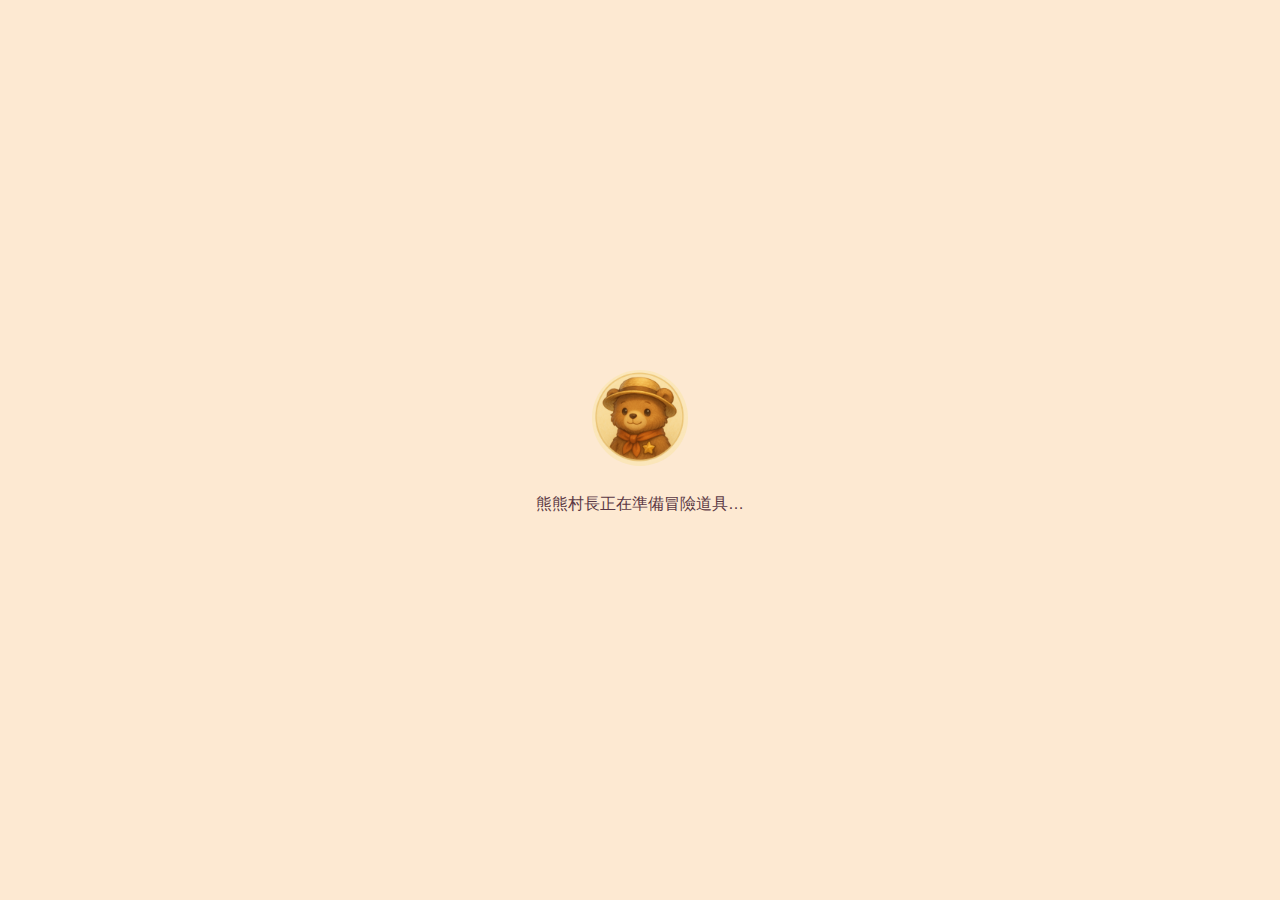
<file: index.html>
<!DOCTYPE html>
<html lang="zh-Hant">
<head>
  <meta charset="UTF-8" />
  <title>冒險者天堂 ｜ 熊熊村莊</title>
  <meta name="viewport" content="width=device-width, initial-scale=1" />

  <!-- 共用樣式 -->
  <link rel="stylesheet" href="style.css" />

  <!-- PWA -->
  <link rel="manifest" href="manifest.json" />
  <meta name="theme-color" content="#2d254a" />
  <link rel="apple-touch-icon" href="icons/bear-192.png" />

  <!-- 首頁專用小樣式 -->
  <style>
    body.page-wrap {
      margin: 0;
      background: #fde9d2;
      font-family: "Noto Sans TC", -apple-system, BlinkMacSystemFont, sans-serif;
      color: #5a3844;
    }

    .game-wrap {
      max-width: 480px;
      margin: 0 auto;
      padding: 16px;
    }

    .card {
      background: #fff7ec;
      border-radius: 18px;
      border: 2px solid #f4d5aa;
      box-shadow: 0 4px 12px rgba(0,0,0,0.08);
      padding: 16px 14px;
      margin-bottom: 16px;
    }

    .home-title {
      margin: 4px 0 4px;
      font-size: 22px;
      font-weight: 800;
      letter-spacing: .08em;
      text-align: center;
      color: #6b3430;
    }

    .subtitle {
      text-align: center;
      font-size: 13px;
      color: #a0745a;
      margin-bottom: 8px;
    }

    /* 🐻 最上面的村長介紹卡片 */
    .intro-card {
      position: relative;
    }

    /* 村長頭像＋對話框橫排：左氣泡、右熊熊 */
    .intro-main {
      display: flex;
      align-items: center;
      gap: 12px;
      margin-bottom: 8px;
    }

    .intro-main-left {
      flex: 1;
      display: flex;
      justify-content: flex-start;
    }

    .intro-main-right {
      display: flex;
      justify-content: flex-end;
      align-items: center;
    }

    #quoteBearAvatar {
      width: 120px;
      height: 120px;
      border-radius: 50%;
      border: 3px solid #f3d4a0;
      object-fit: cover;
      box-shadow: 0 4px 10px rgba(0,0,0,0.15);
      cursor: pointer;
      transition: transform .15s ease;
    }

    #quoteBearAvatar:hover {
      transform: translateY(-2px);
    }

    /* 🗨️ 熊熊對話框（在左邊） */
    .bear-speech {
      max-width: 260px;
      padding: 8px 10px;
      background: #fffdf7;
      border-radius: 12px;
      border: 1px solid #f3d4a0;
      font-size: 13px;
      line-height: 1.5;
      color: #6b4630;
      box-shadow: 0 3px 8px rgba(0,0,0,0.12);
      opacity: 0;
      transform: translateY(4px);
      pointer-events: none;
      transition: opacity .18s ease, transform .18s ease;
      position: relative;
    }

    .bear-speech::before {
      content: "";
      position: absolute;
      top: 50%;
      right: -7px;
      transform: translateY(-50%);
      border-width: 7px 0 7px 7px;
      border-style: solid;
      border-color: transparent transparent transparent #f3d4a0;
    }

    .bear-speech::after {
      content: "";
      position: absolute;
      top: 50%;
      right: -6px;
      transform: translateY(-50%);
      border-width: 6px 0 6px 6px;
      border-style: solid;
      border-color: transparent transparent transparent #fffdf7;
    }

    .bear-speech.show {
      opacity: 1;
      transform: translateY(0);
      pointer-events: auto;
    }

    .intro-text {
      font-size: 14px;
      line-height: 1.6;
      color: #8b6a52;
      margin: 6px 0 12px;
      text-align: left;
    }

    .intro-btn-row {
      display: flex;
      flex-wrap: wrap;
      gap: 8px;
      margin-bottom: 6px;
    }

    .intro-btn {
      flex: 1 1 calc(50% - 8px);
      padding: 9px 0;
      border-radius: 999px;
      border: 1px solid #f0cfa4;
      background: #ffffff;
      font-size: 13px;
      font-weight: 700;
      color: #864f3a;
      text-decoration: none;
      box-shadow: 0 2px 8px rgba(0,0,0,0.08);
      display: inline-flex;
      justify-content: center;
      align-items: center;
      gap: 4px;
    }

    .intro-btn.mail {
      background: #ffe3dd;
      border-color: #f7b9a7;
    }

    .intro-btn.story {
      background: #ffeecd;
      border-color: #f7cfa0;
    }

    .intro-btn.ig {
      background: #e9e5ff;
      border-color: #c4b9ff;
    }

    .intro-tip {
      font-size: 11px;
      color: #b0886a;
      margin: 4px 0 0;
    }

    /* 四格入口選單 */
    .section-title {
      margin: 0 0 8px;
      font-size: 16px;
      font-weight: 800;
      color: #7b4a7a;
    }

    .icon-grid {
      display: grid;
      grid-template-columns: 1fr 1fr;
      gap: 12px;
      margin-top: 8px;
    }

    .icon-btn {
      background: #fff9ef;
      border: 2px solid #f7dba5;
      border-radius: 16px;
      padding: 14px 10px 12px;
      text-align: center;
      text-decoration: none;
      color: #5a3844;
      box-shadow: 0 4px 10px rgba(0,0,0,0.08);
      transition: transform .12s ease, box-shadow .12s ease;
      display: flex;
      flex-direction: column;
      align-items: center;
      gap: 6px;
      min-height: 90px;
    }

    .icon-btn:hover {
      transform: translateY(-2px);
      box-shadow: 0 6px 14px rgba(0,0,0,0.14);
    }

    .icon-emoji {
      font-size: 28px;
    }

    .icon-title {
      font-size: 14px;
      font-weight: 700;
    }

    .icon-desc {
      font-size: 11px;
      opacity: 0.7;
      line-height: 1.3;
    }

    /* 點頭像時的可愛晃動 */
    .shake {
      animation: bear-shake 0.3s ease;
    }

    @keyframes bear-shake {
      0%   { transform: translateX(0); }
      25%  { transform: translateX(-2px); }
      50%  { transform: translateX(2px); }
      75%  { transform: translateX(-1px); }
      100% { transform: translateX(0); }
    }

    @media (max-width: 400px) {
      #quoteBearAvatar {
        width: 100px;
        height: 100px;
      }
    }

    /* Splash 改奶油色 */
    #splash {
      position: fixed;
      inset: 0;
      background: #fde9d2;
      color: #5a3844;
      display: flex;
      justify-content: center;
      align-items: center;
      z-index: 999;
    }
    .splash-inner {
      text-align: center;
    }
    .splash-inner .hero-bear {
      width: 96px;
      height: 96px;
      border-radius: 50%;
      margin-bottom: 8px;
    }

    /* 📋 長按複製提示 Toast */
    .toast-copy {
      position: fixed;
      left: 50%;
      bottom: 24px;
      transform: translateX(-50%) translateY(20px);
      background: rgba(65, 48, 40, 0.95);
      color: #fff7ec;
      padding: 6px 14px;
      border-radius: 999px;
      font-size: 12px;
      box-shadow: 0 3px 10px rgba(0,0,0,0.3);
      opacity: 0;
      pointer-events: none;
      transition: opacity 0.18s ease, transform 0.18s ease;
      z-index: 1000;
    }
    .toast-copy.show {
      opacity: 1;
      transform: translateX(-50%) translateY(0);
    }
  </style>
</head>

<body class="page-wrap" data-page="home">
  <!-- 🔆 啟動畫面 -->
  <div id="splash">
    <div class="splash-inner">
      <img src="icons/bear-192.png" alt="熊熊村長" class="hero-bear">
      <p>熊熊村長正在準備冒險道具…</p>
    </div>
  </div>

  <div class="game-wrap">

    <!-- 🐻 村長熊熊介紹 + 信箱 + 故事屋 + IG -->
    <div class="card intro-card">

      <!-- 上半部：左邊對話框，右邊村長頭像 -->
      <div class="intro-main">
        <div class="intro-main-left">
          <!-- 🗨️ 熊熊說話的小對話框（顯示小語） -->
          <div id="bearSpeech" class="bear-speech">
            <div id="bearSpeechText">
              今天的熊熊小語在這裡出現～先點點右邊的村長熊熊吧！
            </div>
          </div>
        </div>
        <div class="intro-main-right">
          <!-- 點這顆熊熊頭像可以刷新小語 & 顯示對話框 -->
          <img src="images/bear.png" alt="村長熊熊" id="quoteBearAvatar">
        </div>
      </div>

      <h1 class="home-title">熊熊村莊</h1>
      <p class="subtitle">小勇者，開始今天的小小冒險吧！</p>

      <p class="intro-text">
        在星星會掉下來的山谷裡，有一隻毛茸茸的小熊，默默陪著每一個需要休息的人。  
        這裡是「冒險者天堂」，希望每個來到這裡的人，都能帶著一點點更溫柔的勇氣回家。
      </p>

      <div class="intro-btn-row">
        <a href="mailto:luckygbear@gmail.com" class="intro-btn mail">
          ✉️ 寫信給村長熊熊
        </a>
        <a href="stories.html" class="intro-btn story">
          📖 熊熊故事屋
        </a>
        <a href="https://instagram.com/luckygbear" target="_blank" class="intro-btn ig">
          📷 追蹤 IG 看熊熊日常
        </a>
      </div>

      <p class="intro-tip">
        小秘密：點一下右邊的村長熊熊，熊熊村長會和你對話唷！<br/>
        長按對話框裡的小語，可以複製起來傳給朋友或貼在社群喔！
      </p>
    </div>

    <!-- ✨ 四格入口選單 -->
    <div class="card">
      <h3 class="section-title">冒險者天堂：選擇你要的路，開始探險！：</h3>

      <div class="icon-grid">
        <!-- 🔮 熊熊塔羅占卜 -->
        <a class="icon-btn" href="https://luckygbear-coder.github.io/Bear-Tarot/index.html">
          <div class="icon-emoji">🔮</div>
          <div class="icon-title">熊熊塔羅占卜</div>
          <div class="icon-desc">大秘儀｜小指引</div>
        </a>

        <!-- 🧿 熊熊易經卜卦 -->
        <a class="icon-btn" href="https://luckygbear-coder.github.io/Bear8/">
          <div class="icon-emoji">🧿</div>
          <div class="icon-title">熊熊易經卜卦</div>
          <div class="icon-desc">六十四卦｜大道自然</div>
        </a>

        <!-- 🗺️ 小勇者大冒險 -->
        <a class="icon-btn" href="https://luckygbear-coder.github.io/HeroApp/choose-hero.html">
          <div class="icon-emoji">🗺️</div>
          <div class="icon-title">小勇者大冒險</div>
          <div class="icon-desc">剪刀石頭布｜安撫魔物</div>
        </a>

        <!-- 📔 勇者日記（原語錄小屋） -->
        <a class="icon-btn" href="quotes.html">
          <div class="icon-emoji">📔</div>
          <div class="icon-title">小勇者日記&熊熊語錄</div>
          <div class="icon-desc">一句剛剛好的勇氣</div>
        </a>
      </div>
    </div>

  </div>

  <!-- 📋 複製成功提示 -->
  <div id="copyToast" class="toast-copy">已複製到剪貼簿</div>

  <!-- 共用 script -->
  <script src="script.js"></script>

  <!-- Splash + Service Worker -->
  <script>
    window.addEventListener('load', () => {
      const splash = document.getElementById('splash');
      if (splash) {
        setTimeout(() => {
          splash.style.transition = 'opacity 0.4s ease';
          splash.style.opacity = '0';
          setTimeout(() => splash.remove(), 400);
        }, 800);
      }

      if ('serviceWorker' in navigator) {
        navigator.serviceWorker.register('sw.js').catch(err => {
          console.log('SW 註冊失敗：', err);
        });
      }
    });
  </script>

  <!-- 隨機 30 句村長小語 + 點頭像刷新 & 對話框 + 長按複製（在氣泡文字上） -->
  <script>
    const BEAR_QUOTES = [
      "溫柔是一種力量，而你也擁有它。",
      "走得慢沒關係，重要的是你還在往前。",
      "不知道怎麼辦的日子，就先好好睡一覺。",
      "你不需要完美，已經很值得被喜歡。",
      "難過的時候，可以先讓自己當一下小朋友。",
      "今天有好好吃飯，就是一種勇氣任務完成。",
      "心裡亂糟糟時，先把房間的一角整理好就好。",
      "拒絕別人也是在好好照顧自己。",
      "你可以說「我也會怕」，這句話一點都不丟臉。",
      "別急著對自己失望，你還在學習而已。",
      "有情緒，不代表你不夠好，只代表你是人。",
      "你願意求助時，世界也會伸出一點手。",
      "小小的開心，可以疊成很大的力量。",
      "今天如果只做到一件小事，也值得被稱讚。",
      "放過自己的那一刻，才是真的長大。",
      "你不一定要當第一名，只要當自己的夥伴。",
      "不舒服的關係，可以慢慢遠離沒關係。",
      "別忘了，你也值得被溫柔對待。",
      "想哭就先哭，再來想要怎麼走下去。",
      "害怕改變很正常，但你已經在思考就是進步。",
      "有人懂很好，沒有人懂時，我懂你。",
      "當你覺得撐不住時，來這裡坐一下就好。",
      "你現在的樣子，已經比昨天更勇敢一點點。",
      "不必把所有人都照顧好，先從自己開始。",
      "世界不一定很溫柔，但我們可以對自己溫柔。",
      "別把心裡所有聲音都當成真實，可以挑著聽。",
      "迷路的時候，也是在收集地圖的一部分。",
      "如果只剩一格電，就留給讓你心安的事情。",
      "疲累的時候，休息不是懶惰，是在修補翅膀。",
      "你可以慢慢來，熊熊會在這裡等你。"
    ];

    function pickRandomQuote() {
      const speechEl = document.getElementById('bearSpeechText');
      if (!speechEl) return;

      const idx = Math.floor(Math.random() * BEAR_QUOTES.length);
      const text = BEAR_QUOTES[idx];

      speechEl.textContent = text;
    }

    function showCopyToast() {
      const toast = document.getElementById('copyToast');
      if (!toast) return;
      toast.classList.add('show');
      clearTimeout(window._copyToastTimer);
      window._copyToastTimer = setTimeout(() => {
        toast.classList.remove('show');
      }, 1300);
    }

    function copyCurrentQuote() {
      const speechEl = document.getElementById('bearSpeechText');
      if (!speechEl) return;
      const text = (speechEl.textContent || "").trim();
      if (!text) return;

      function fallbackCopy() {
        const ta = document.createElement('textarea');
        ta.value = text;
        ta.style.position = 'fixed';
        ta.style.left = '-9999px';
        document.body.appendChild(ta);
        ta.select();
        try {
          document.execCommand('copy');
          showCopyToast();
        } catch (e) {
          console.log('複製失敗', e);
        }
        document.body.removeChild(ta);
      }

      if (navigator.clipboard && navigator.clipboard.writeText) {
        navigator.clipboard.writeText(text)
          .then(showCopyToast)
          .catch(() => fallbackCopy());
      } else {
        fallbackCopy();
      }
    }

    function setupLongPressCopy() {
      const target = document.getElementById('bearSpeechText');
      if (!target) return;

      let pressTimer = null;

      const start = () => {
        if (pressTimer !== null) return;
        pressTimer = setTimeout(() => {
          copyCurrentQuote();
          pressTimer = null;
        }, 650); // 長按 0.65 秒觸發
      };

      const cancel = () => {
        if (pressTimer !== null) {
          clearTimeout(pressTimer);
          pressTimer = null;
        }
      };

      ['mousedown', 'touchstart'].forEach(ev =>
        target.addEventListener(ev, start)
      );
      ['mouseup', 'mouseleave', 'touchend', 'touchcancel', 'touchmove'].forEach(ev =>
        target.addEventListener(ev, cancel)
      );
    }

    document.addEventListener('DOMContentLoaded', () => {
      const avatar = document.getElementById('quoteBearAvatar');
      const bubble = document.getElementById('bearSpeech');

      if (avatar) {
        avatar.addEventListener('click', () => {
          // 每次點頭像換一句
          pickRandomQuote();

          // 顯示對話框
          if (bubble) {
            bubble.classList.add('show');
          }

          // 小晃動動畫
          avatar.classList.remove('shake');
          void avatar.offsetWidth;
          avatar.classList.add('shake');
        });
      }

      // 設定長按複製小語（對話框文字）
      setupLongPressCopy();
    });
  </script>
</body>
</html>
</file>
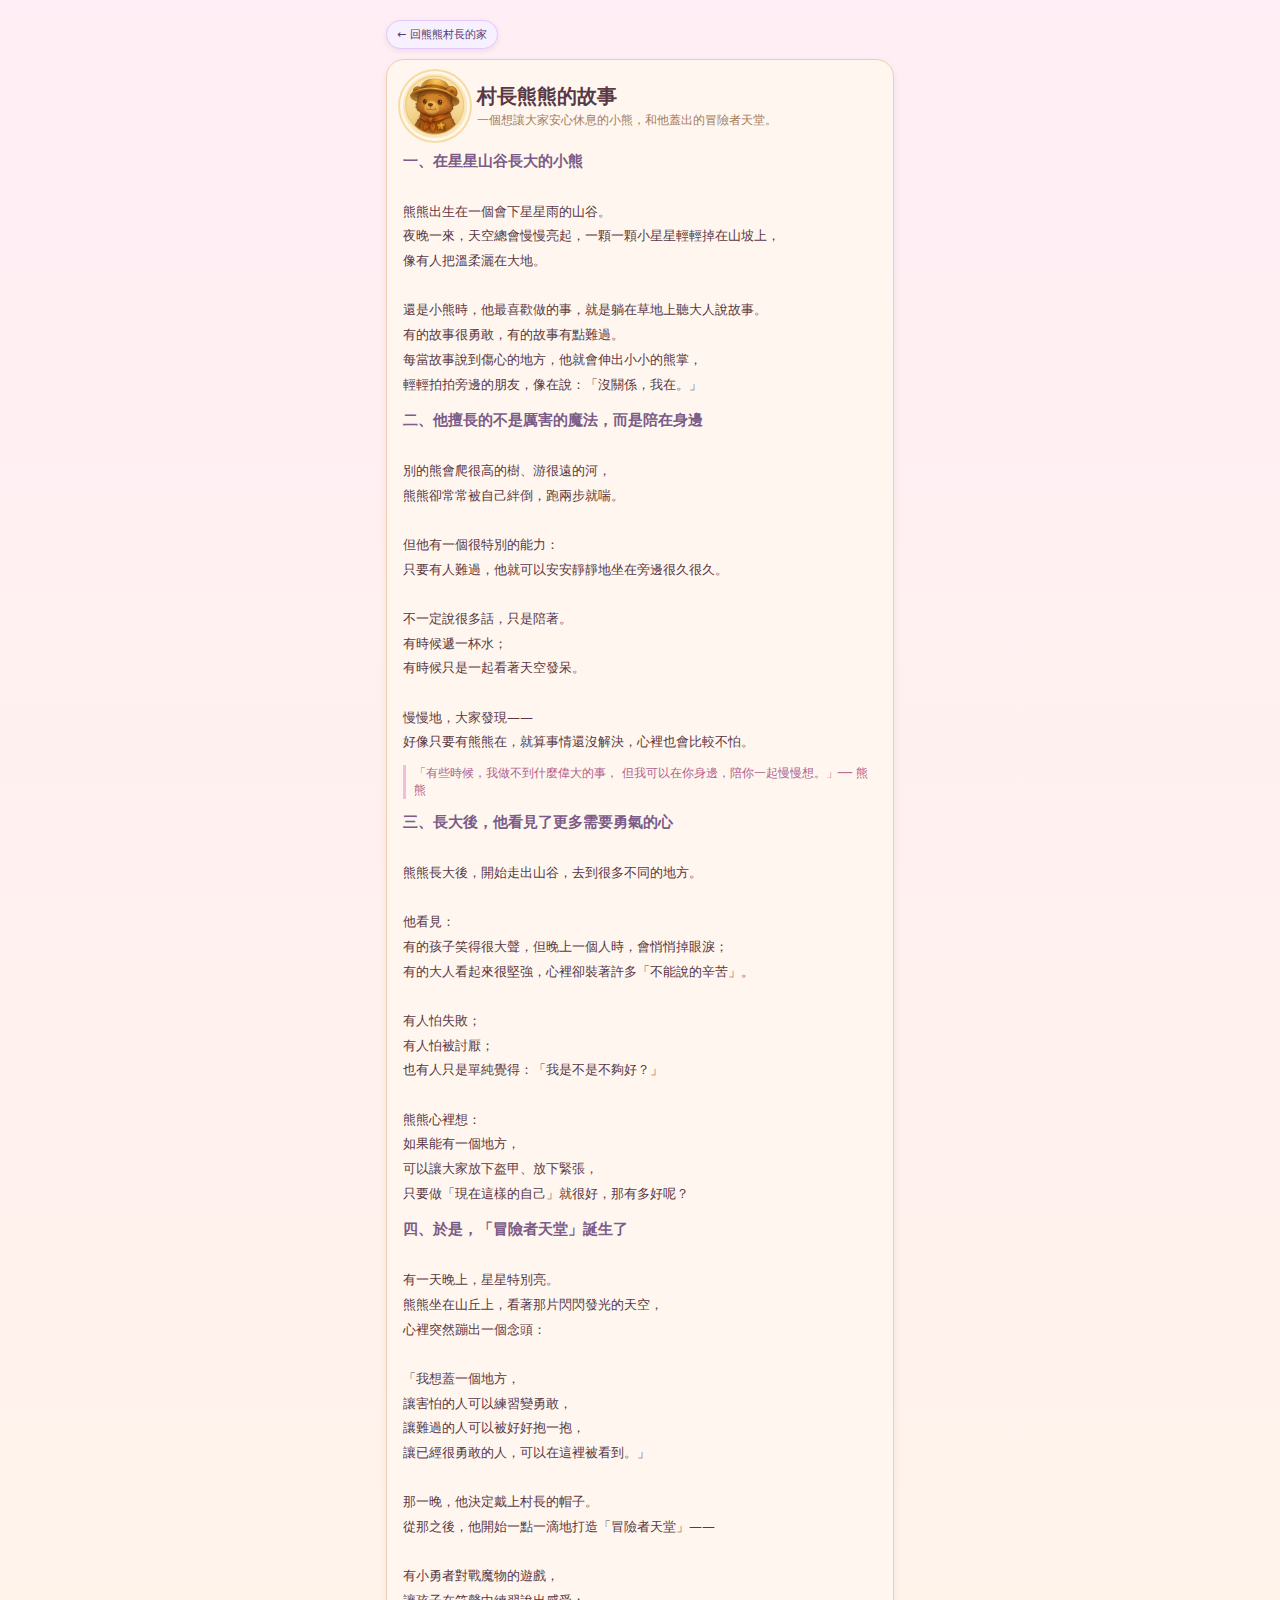
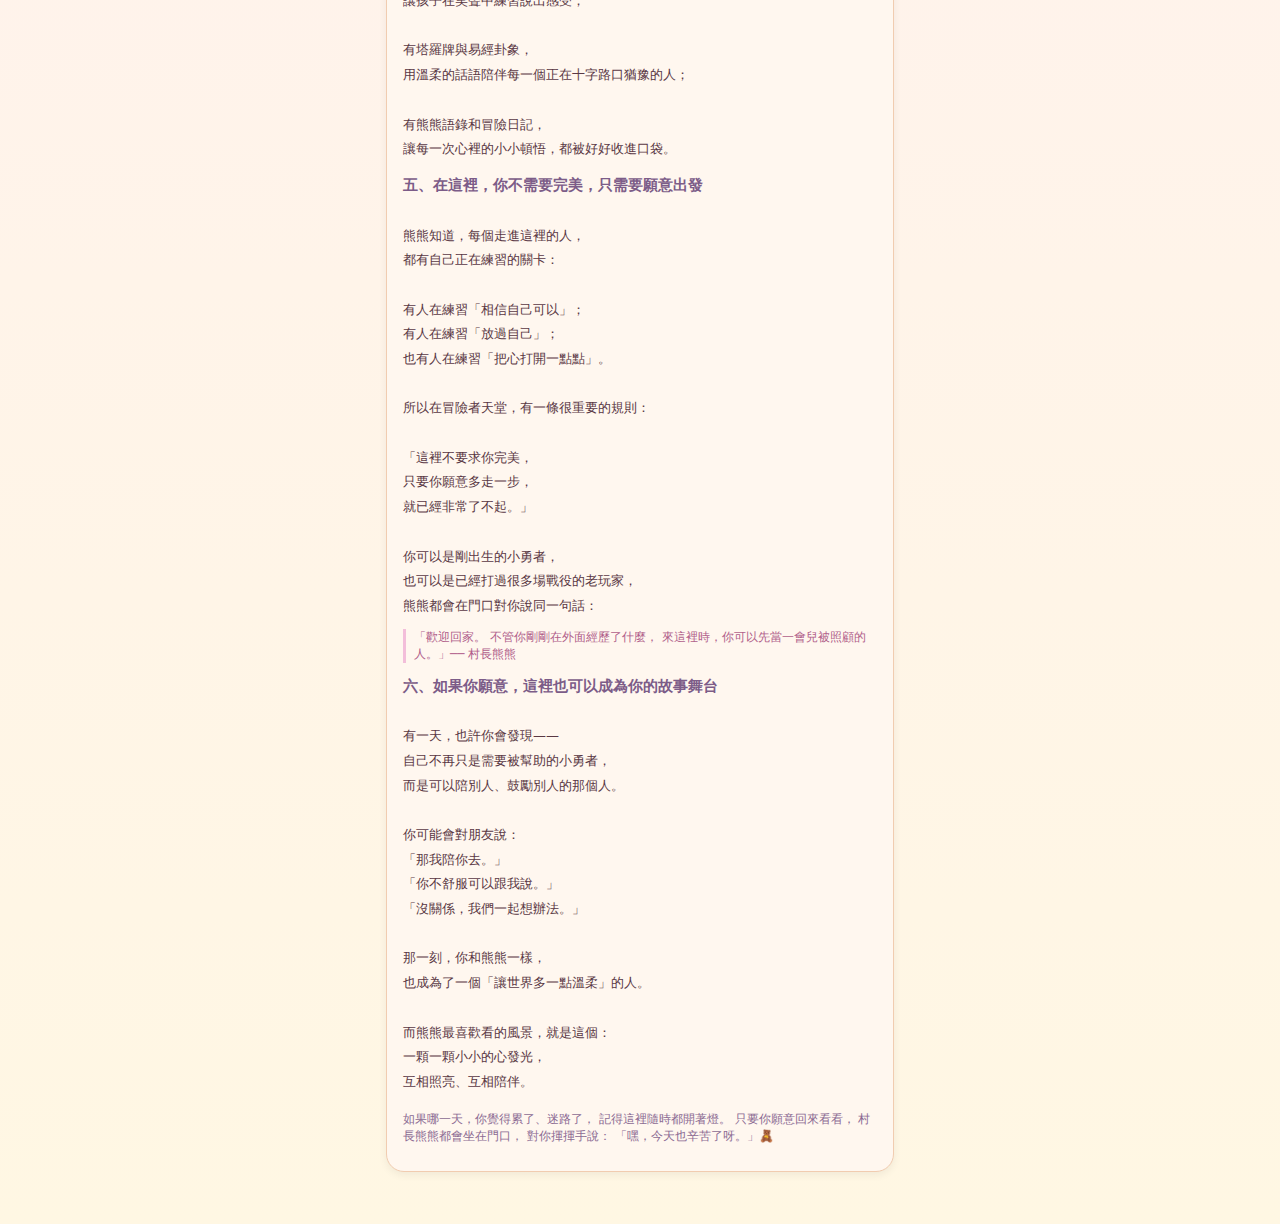
<file: about.html>
<!DOCTYPE html>
<html lang="zh-Hant">
<head>
  <meta charset="UTF-8" />
  <title>村長熊熊的故事 ｜ 冒險者天堂</title>
  <meta name="viewport" content="width=device-width, initial-scale=1" />
  <link rel="stylesheet" href="style.css" />
  <meta name="theme-color" content="#2d254a" />
  <style>
    .story-page-wrap {
      max-width: 540px;
      margin: 0 auto;
      padding: 20px 16px 40px;
    }
    .story-header {
      display: flex;
      align-items: center;
      gap: 10px;
      margin-bottom: 10px;
    }
    .story-header img {
      width: 64px;
      height: 64px;
      border-radius: 50%;
      object-fit: cover;
      box-shadow: 0 0 0 3px #fff7ec, 0 0 0 5px #f7dba5;
    }
    .story-header-title {
      font-size: 20px;
      color: #5a3844;
      margin: 0;
    }
    .story-header-sub {
      font-size: 12px;
      color: #a67b5b;
      margin-top: 2px;
    }
    .back-home-top {
      display: inline-flex;
      align-items: center;
      gap: 4px;
      padding: 6px 10px;
      border-radius: 999px;
      border: 1px solid #e4c7ff;
      background: #f6f0ff;
      font-size: 11px;
      color: #5a3968;
      text-decoration: none;
      margin-bottom: 10px;
      box-shadow: 0 2px 6px rgba(0,0,0,0.08);
    }
    .back-home-top span.arrow {
      font-size: 11px;
    }
    .story-section-title {
      font-size: 15px;
      color: #7c5c88;
      margin: 14px 0 4px;
    }
    .story-paragraph {
      font-size: 13px;
      line-height: 1.9;
      color: #5a3844;
      white-space: pre-line;
      margin: 0 0 4px;
    }
    .story-quote {
      font-size: 12px;
      color: #b15f8b;
      border-left: 3px solid #f3beda;
      padding-left: 8px;
      margin: 10px 0;
    }
    .story-footer-note {
      margin-top: 16px;
      font-size: 12px;
      color: #8c6b93;
    }
  </style>
</head>
<body class="page-wrap">

<div class="story-page-wrap">

  <a href="index.html" class="back-home-top">
    <span>←</span>
    <span>回熊熊村長的家</span>
  </a>

  <div class="card">
    <div class="story-header">
      <img src="images/bear.png" alt="村長熊熊">
      <div>
        <h1 class="story-header-title">村長熊熊的故事</h1>
        <div class="story-header-sub">一個想讓大家安心休息的小熊，和他蓋出的冒險者天堂。</div>
      </div>
    </div>

    <h2 class="story-section-title">一、在星星山谷長大的小熊</h2>
    <p class="story-paragraph">
熊熊出生在一個會下星星雨的山谷。  
夜晚一來，天空總會慢慢亮起，一顆一顆小星星輕輕掉在山坡上，  
像有人把溫柔灑在大地。

還是小熊時，他最喜歡做的事，就是躺在草地上聽大人說故事。  
有的故事很勇敢，有的故事有點難過。  
每當故事說到傷心的地方，他就會伸出小小的熊掌，  
輕輕拍拍旁邊的朋友，像在說：「沒關係，我在。」  
    </p>

    <h2 class="story-section-title">二、他擅長的不是厲害的魔法，而是陪在身邊</h2>
    <p class="story-paragraph">
別的熊會爬很高的樹、游很遠的河，  
熊熊卻常常被自己絆倒，跑兩步就喘。  

但他有一個很特別的能力：  
只要有人難過，他就可以安安靜靜地坐在旁邊很久很久。  

不一定說很多話，只是陪著。  
有時候遞一杯水；  
有時候只是一起看著天空發呆。  

慢慢地，大家發現——  
好像只要有熊熊在，就算事情還沒解決，心裡也會比較不怕。
    </p>

    <div class="story-quote">
      「有些時候，我做不到什麼偉大的事，  
      但我可以在你身邊，陪你一起慢慢想。」── 熊熊
    </div>

    <h2 class="story-section-title">三、長大後，他看見了更多需要勇氣的心</h2>
    <p class="story-paragraph">
熊熊長大後，開始走出山谷，去到很多不同的地方。  

他看見：  
有的孩子笑得很大聲，但晚上一個人時，會悄悄掉眼淚；  
有的大人看起來很堅強，心裡卻裝著許多「不能說的辛苦」。  

有人怕失敗；  
有人怕被討厭；  
也有人只是單純覺得：「我是不是不夠好？」  

熊熊心裡想：  
如果能有一個地方，  
可以讓大家放下盔甲、放下緊張，  
只要做「現在這樣的自己」就很好，那有多好呢？
    </p>

    <h2 class="story-section-title">四、於是，「冒險者天堂」誕生了</h2>
    <p class="story-paragraph">
有一天晚上，星星特別亮。  
熊熊坐在山丘上，看著那片閃閃發光的天空，  
心裡突然蹦出一個念頭：

「我想蓋一個地方，  
  讓害怕的人可以練習變勇敢，  
  讓難過的人可以被好好抱一抱，  
  讓已經很勇敢的人，可以在這裡被看到。」  

那一晚，他決定戴上村長的帽子。  
從那之後，他開始一點一滴地打造「冒險者天堂」——  

有小勇者對戰魔物的遊戲，  
讓孩子在笑聲中練習說出感受；  

有塔羅牌與易經卦象，  
用溫柔的話語陪伴每一個正在十字路口猶豫的人；  

有熊熊語錄和冒險日記，  
讓每一次心裡的小小頓悟，都被好好收進口袋。
    </p>

    <h2 class="story-section-title">五、在這裡，你不需要完美，只需要願意出發</h2>
    <p class="story-paragraph">
熊熊知道，每個走進這裡的人，  
都有自己正在練習的關卡：  

有人在練習「相信自己可以」；  
有人在練習「放過自己」；  
也有人在練習「把心打開一點點」。  

所以在冒險者天堂，有一條很重要的規則：  

「這裡不要求你完美，  
  只要你願意多走一步，  
  就已經非常了不起。」  

你可以是剛出生的小勇者，  
也可以是已經打過很多場戰役的老玩家，  
熊熊都會在門口對你說同一句話：
    </p>

    <div class="story-quote">
「歡迎回家。  
  不管你剛剛在外面經歷了什麼，  
  來這裡時，你可以先當一會兒被照顧的人。」── 村長熊熊
    </div>

    <h2 class="story-section-title">六、如果你願意，這裡也可以成為你的故事舞台</h2>
    <p class="story-paragraph">
有一天，也許你會發現——  
自己不再只是需要被幫助的小勇者，  
而是可以陪別人、鼓勵別人的那個人。  

你可能會對朋友說：  
「那我陪你去。」  
「你不舒服可以跟我說。」  
「沒關係，我們一起想辦法。」  

那一刻，你和熊熊一樣，  
也成為了一個「讓世界多一點溫柔」的人。  

而熊熊最喜歡看的風景，就是這個：  
一顆一顆小小的心發光，  
互相照亮、互相陪伴。
    </p>

    <p class="story-footer-note">
如果哪一天，你覺得累了、迷路了，  
記得這裡隨時都開著燈。  

只要你願意回來看看，  
村長熊熊都會坐在門口，  
對你揮揮手說：  
「嘿，今天也辛苦了呀。」🧸
    </p>
  </div>
</div>

</body>
</html>
</file>
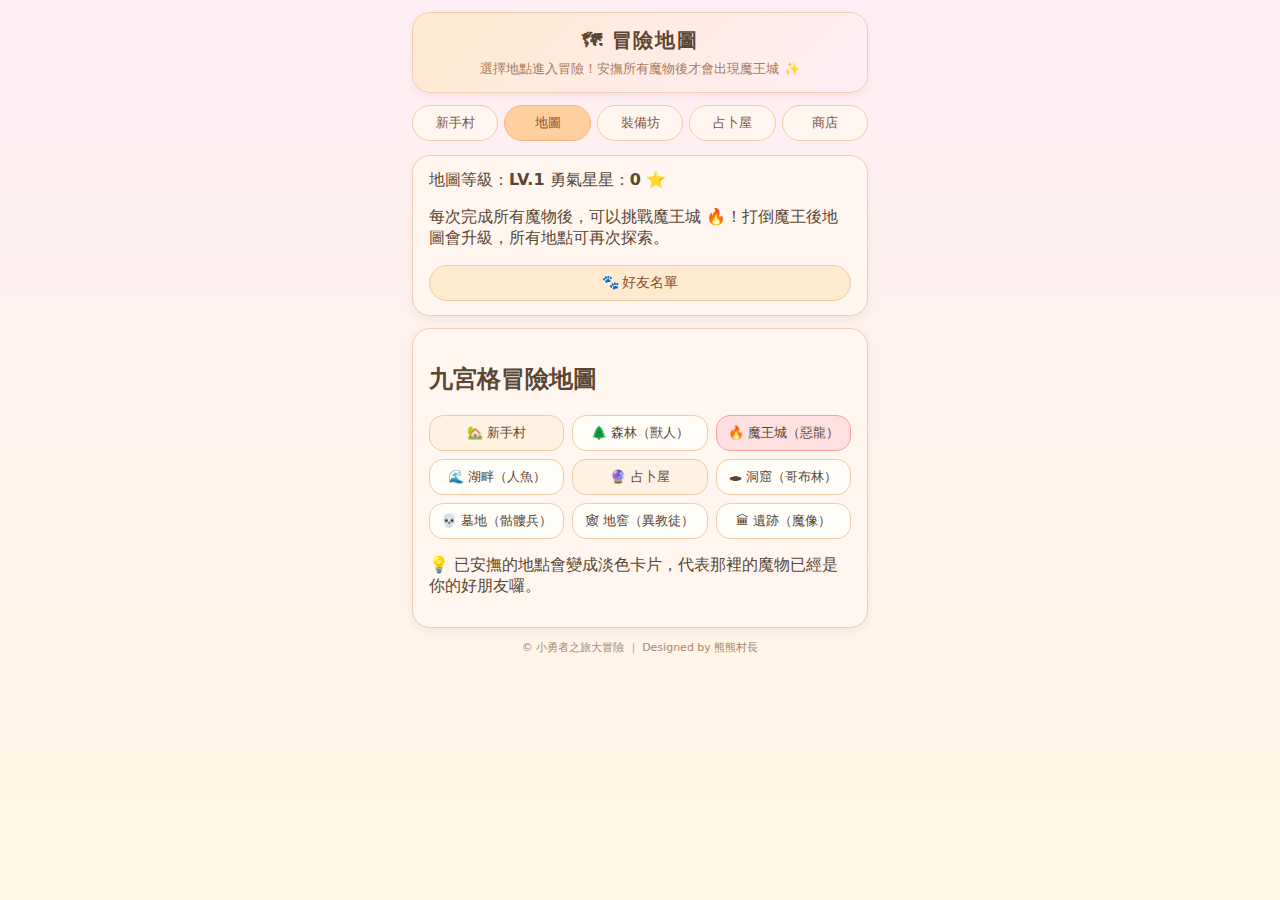
<file: battle.html>
<!DOCTYPE html>
<html lang="zh-Hant">

<head>
  <meta charset="UTF-8" />
  <meta name="viewport" content="width=device-width, initial-scale=1" />
  <title>小勇者之旅大冒險｜戰鬥</title>
  <link rel="stylesheet" href="style.css" />
</head>

<body data-page="battle">
  <div class="game-wrap">

    <!-- 標題卡 -->
    <div class="card title-card">
      <h1>⚔️ 戰鬥開始</h1>
      <div class="subtitle">用好心情安撫魔物的壞情緒吧！</div>
    </div>

    <!-- 導覽列 -->
    <div class="top-nav">
      <a class="nav-link" href="index.html">新手村</a>
      <a class="nav-link" href="map.html">地圖</a>
      <a class="nav-link active" href="battle.html">戰鬥</a>
      <a class="nav-link" href="tarot.html">占卜屋</a>
    </div>

    <!-- 戰鬥狀態摘要 -->
    <div class="card summary-card">
      <p class="progress-summary">
        勇者 HP：<span id="heroHpText">0</span> ｜  
        壞情緒：<span id="monsterHpText">0</span>
      </p>
      <p class="summary-note">
        ⭐ 使用天賦拳勝利會有 2 倍好心情效果！  
        ⭐ 勇敢的村民永不扣血
      </p>
    </div>

    <!-- 對手資訊 -->
    <div class="card monster-info" id="monsterInfoBox">
      <h2>對手資訊</h2>

      <p class="monster-stage">地點：<span id="monsterStageText"></span></p>
      <p class="monster-name">魔物：<span id="monsterNameText"></span></p>

      <p class="monster-fist">
        天賦拳：<span id="monsterTalentText"></span> ｜  
        禁出拳：<span id="monsterForbidText"></span>
      </p>

      <!-- 壞情緒 HP -->
      <div class="hp-row">
        <div>壞情緒剩餘：</div>
        <div id="monsterHpText2"></div>
      </div>

      <!-- 壞情緒進度條 -->
      <div class="emotion-progress">
        <div class="emotion-bar" id="emotionBar"></div>
      </div>
      <p class="emotion-label" id="emotionLabel">壞情緒狀態…</p>

      <!-- 壞情緒列表 -->
      <ul class="emotion-list" id="emotionList">
        <li></li><li></li><li></li><li></li><li></li><li></li>
      </ul>

      <!-- 對話框（二行可滑動） -->
      <div class="battle-dialog-box" id="dialogBox"></div>
    </div>

    <!-- 戰鬥操作 -->
    <div class="card battle-section">
      <h2>猜拳出招</h2>
      <p class="hint">選一個拳，小勇者會自動與魔物對話～</p>

      <!-- 出拳 + 回地圖（同一排） -->
      <div class="action-row">
        <div class="rps-row">
          <button class="rps-btn" data-move="rock">✊ 石頭</button>
          <button class="rps-btn" data-move="scissors">✌️ 剪刀</button>
          <button class="rps-btn" data-move="paper">🖐 布</button>
        </div>

        <button class="small-back-btn" onclick="window.location.href='map.html'">
          🗺️ 回地圖
        </button>
      </div>

      <p class="round-result" id="roundResult">請出拳！</p>
      <p class="round-count">回合：<span id="roundCount">0</span></p>

      <button class="reset-btn" id="resetBtn">重新整頓心情再來</button>
    </div>

    <div class="footer">
      © 小勇者之旅大冒險 ｜ Designed by 熊熊村長
    </div>

  </div>

  <script src="script.js"></script>
</body>
</html>
</file>
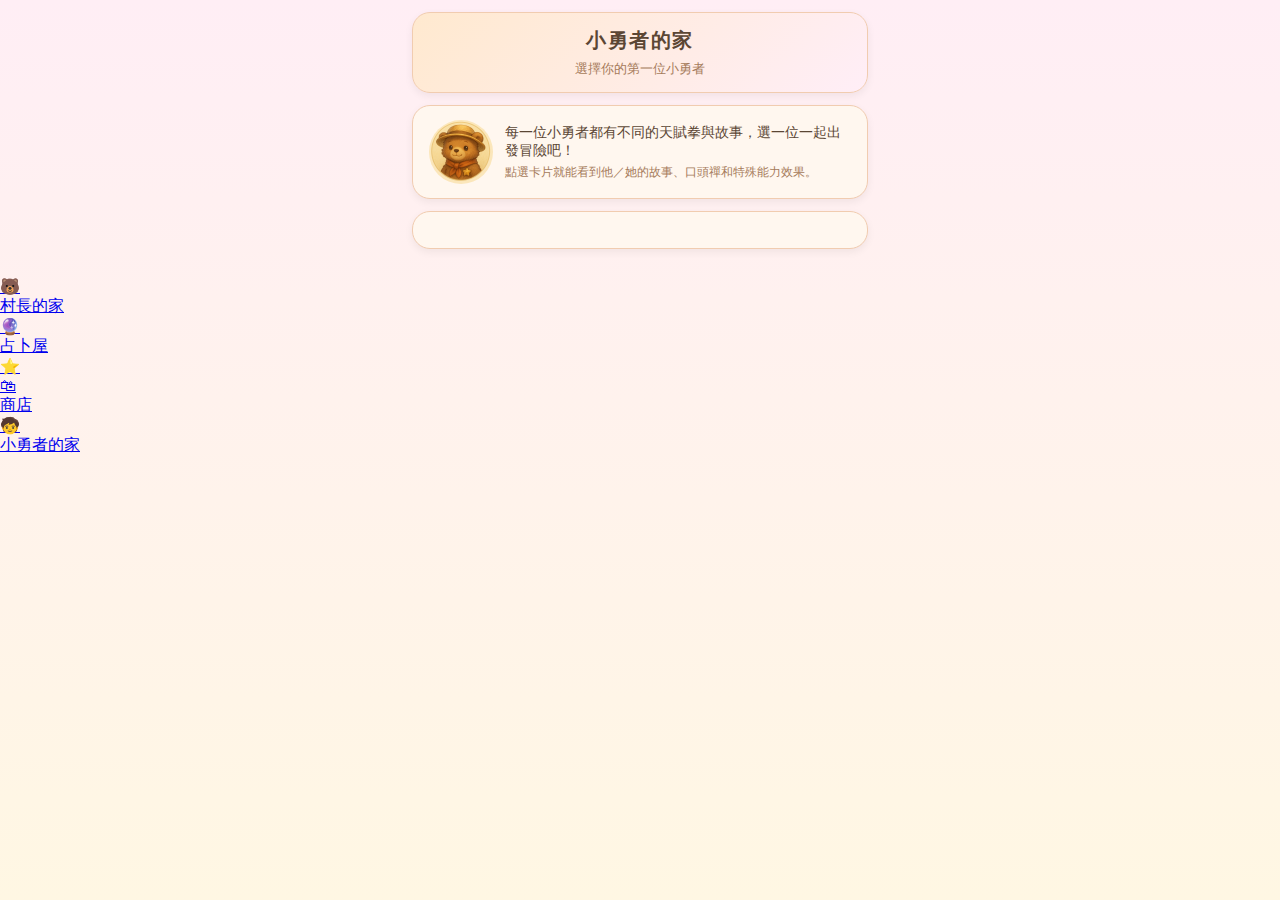
<file: choose-hero.html>
<!DOCTYPE html>
<html lang="zh-Hant">
<head>
  <meta charset="UTF-8" />
  <title>小勇者的家｜小勇者之旅大冒險</title>
  <meta name="viewport" content="width=device-width, initial-scale=1" />
  <link rel="stylesheet" href="style.css" />
</head>

<body class="page-wrap" data-page="chooseHero">

<div class="game-wrap">

  <!-- 頂部：抬頭 + 村長熊熊頭像 -->
  <div class="card title-card">
    <h1>小勇者的家</h1>
    <p class="subtitle">選擇你的第一位小勇者</p>
  </div>

  <div class="card">
    <div style="display:flex; align-items:center; gap:12px;">
      <img src="images/bear.png"
           alt="熊熊村長"
           style="width:64px;height:64px;border-radius:50%;object-fit:cover;">
      <div>
        <p style="margin:0 0 4px; font-size:14px;">
          每一位小勇者都有不同的天賦拳與故事，選一位一起出發冒險吧！
        </p>
        <p style="margin:0; font-size:12px; color:#a67b5b;">
          點選卡片就能看到他／她的故事、口頭禪和特殊能力效果。
        </p>
      </div>
    </div>
  </div>

  <!-- 英雄列表（由 script.js 動態產生） -->
  <div class="card">
    <div id="heroList" class="hero-list"></div>
  </div>

  <!-- 小勇者故事＋效果區塊：點到某位勇者才會顯示 -->
  <div id="heroStoryBox" class="card" style="display:none; margin-top:16px;">
    <h3 id="heroStoryTitle" style="margin-top:0;">小勇者故事</h3>
    <p id="heroStoryText"></p>
    <p id="heroLineText" class="hero-line" style="font-weight:600;"></p>
    <p id="heroAbilityText" class="hero-ability" style="color:#a0673b;"></p>

    <button id="confirmHeroBtn"
            class="primary-btn"
            style="display:none; margin-top:12px;">
      就決定是你了！前往冒險地圖
    </button>
  </div>

</div> <!-- /game-wrap -->

<!-- 底部導覽：全站共用 -->
<nav class="bottom-nav">
<a href="choose-hero.html" class="nav-item active">
  <!-- 左一：村長的家 -->
  <a href="index.html" class="nav-item" id="navHome">
    <div class="icon">🐻</div>
    <div class="label">村長的家</div>
  </a>

  <!-- 左二：占卜屋 -->
  <a href="tarot.html" class="nav-item" id="navTarot">
    <div class="icon">🔮</div>
    <div class="label">占卜屋</div>
  </a>

  <!-- 中間凸出的星星按鈕：直接去地圖（若還沒選勇者，script 會擋） -->
  <a href="map.html" class="star-btn" id="navAdventure">⭐</a>

  <!-- 右二：商店 -->
  <a href="shop.html" class="nav-item" id="navShop">
    <div class="icon">🛍</div>
    <div class="label">商店</div>
  </a>

  <!-- 右一：小勇者的家（目前頁面） -->
  <a href="choose-hero.html" class="nav-item active" id="navHero">
    <div class="icon">🧒</div>
    <div class="label">小勇者的家</div>
  </a>

</nav>

<script src="script.js"></script>
</body>
</html>
</file>
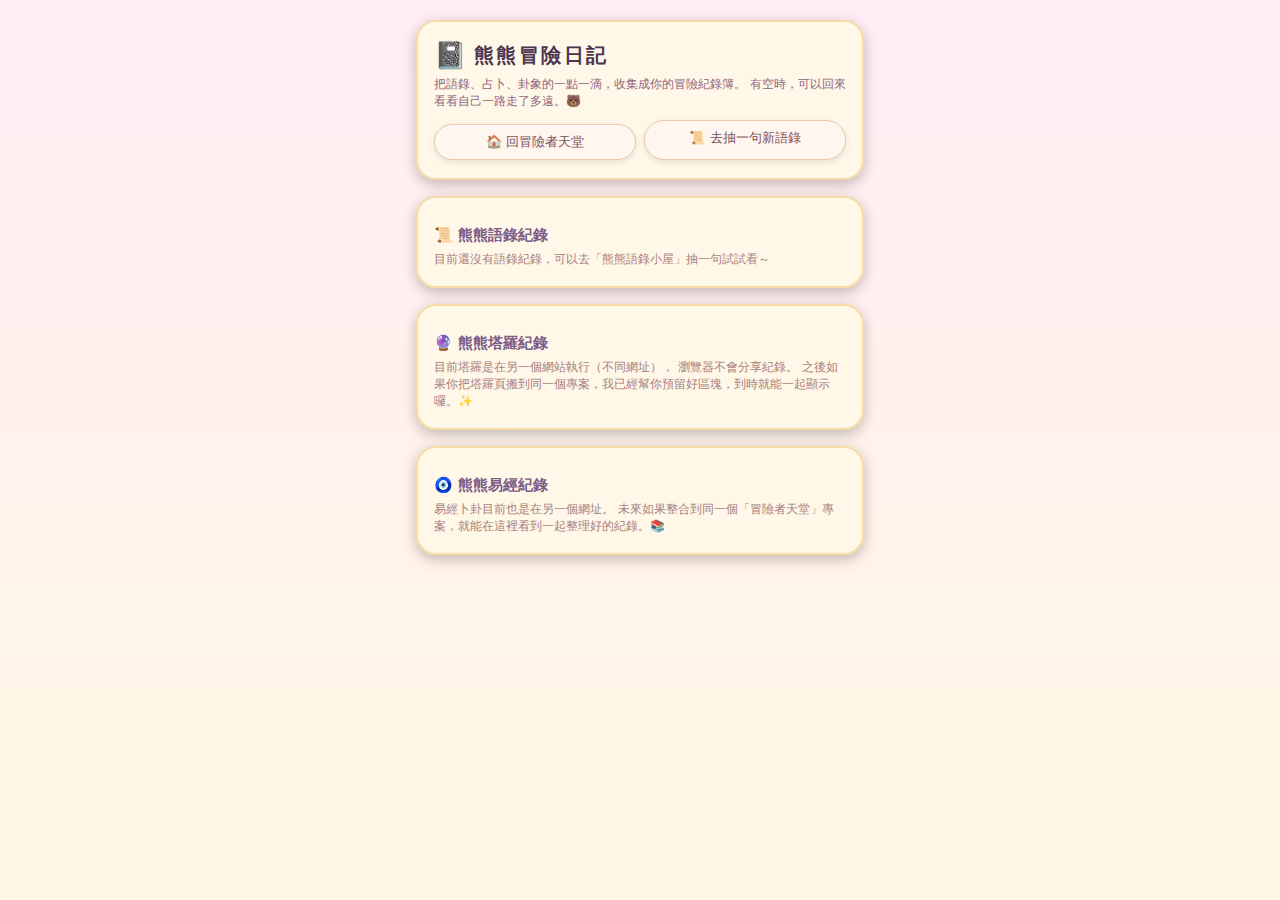
<file: diary.html>
<!DOCTYPE html>
<html lang="zh-Hant">
<head>
  <meta charset="UTF-8" />
  <title>熊熊冒險日記 ｜ 冒險者天堂</title>
  <meta name="viewport" content="width=device-width, initial-scale=1" />
  <link rel="stylesheet" href="style.css" />
  <style>
    .diary-wrap {
      max-width: 480px;
      margin: 0 auto;
      padding: 20px 16px 40px;
      color: #4a3450;
    }

    .diary-card {
      background: rgba(255,247,230,0.96);
      border-radius: 20px;
      border: 2px solid #f7dba5;
      box-shadow: 0 4px 14px rgba(0,0,0,0.25);
      padding: 18px 16px;
      margin-bottom: 16px;
    }

    .diary-title-row {
      display: flex;
      align-items: center;
      gap: 8px;
      margin-bottom: 6px;
    }

    .diary-title-row h1 {
      margin: 0;
      font-size: 20px;
      letter-spacing: .12em;
    }

    .diary-title-row span.emoji {
      font-size: 26px;
    }

    .diary-subtitle {
      font-size: 12px;
      color: #91667f;
      margin-bottom: 6px;
    }

    h2.section-title {
      margin: 10px 0 6px;
      font-size: 15px;
      color: #7c5c88;
    }

    .entry-list {
      display: flex;
      flex-direction: column;
      gap: 8px;
      max-height: 260px;
      overflow-y: auto;
      padding-right: 4px;
    }

    .entry {
      background: #fffdf8;
      border-radius: 12px;
      border: 1px solid #f2d7b1;
      padding: 8px 10px;
      font-size: 12px;
      line-height: 1.6;
    }

    .entry-top {
      display: flex;
      justify-content: space-between;
      margin-bottom: 2px;
      color: #a67b5b;
    }

    .entry-type {
      font-weight: 600;
      font-size: 11px;
    }

    .entry-time {
      font-size: 11px;
    }

    .entry-text {
      white-space: pre-line;
      color: #5a3844;
    }

    .entry-tags {
      margin-top: 4px;
      display: flex;
      flex-wrap: wrap;
      gap: 4px;
    }

    .entry-tag {
      font-size: 10px;
      padding: 2px 6px;
      border-radius: 999px;
      border: 1px solid #e4bfd2;
      background: #fff4fb;
      color: #8b5675;
    }

    .no-data {
      font-size: 12px;
      color: #a87f7f;
    }

    .btn-row {
      margin-top: 10px;
      display: flex;
      gap: 8px;
    }

    .btn-row a {
      flex: 1;
      text-align: center;
      padding: 8px 10px;
      border-radius: 999px;
      font-size: 13px;
      text-decoration: none;
      border: 1px solid #e8c9b2;
      background: #fff7ef;
      color: #7c5261;
      box-shadow: 0 2px 6px rgba(0,0,0,0.1);
    }

    .back-btn {
      margin-top: 4px;
    }
  </style>
</head>
<body class="page-wrap">

<div class="diary-wrap">

  <div class="diary-card">
    <div class="diary-title-row">
      <span class="emoji">📓</span>
      <h1>熊熊冒險日記</h1>
    </div>
    <div class="diary-subtitle">
      把語錄、占卜、卦象的一點一滴，收集成你的冒險紀錄簿。  
      有空時，可以回來看看自己一路走了多遠。🐻
    </div>

    <div class="btn-row">
      <a href="index.html" class="back-btn">🏠 回冒險者天堂</a>
      <a href="quotes.html">📜 去抽一句新語錄</a>
    </div>
  </div>

  <!-- 語錄紀錄 -->
  <div class="diary-card">
    <h2 class="section-title">📜 熊熊語錄紀錄</h2>
    <div id="quoteList" class="entry-list">
      <div class="no-data">目前還沒有語錄紀錄，可以去「熊熊語錄小屋」抽一句試試看～</div>
    </div>
  </div>

  <!-- 塔羅紀錄（預留） -->
  <div class="diary-card">
    <h2 class="section-title">🔮 熊熊塔羅紀錄</h2>
    <div id="tarotList" class="entry-list">
      <div class="no-data">
        目前塔羅是在另一個網站執行（不同網址），  
        瀏覽器不會分享紀錄。  
        之後如果你把塔羅頁搬到同一個專案，我已經幫你預留好區塊，到時就能一起顯示囉。✨
      </div>
    </div>
  </div>

  <!-- 易經紀錄（預留） -->
  <div class="diary-card">
    <h2 class="section-title">🧿 熊熊易經紀錄</h2>
    <div id="ichingList" class="entry-list">
      <div class="no-data">
        易經卜卦目前也是在另一個網址。  
        未來如果整合到同一個「冒險者天堂」專案，就能在這裡看到一起整理好的紀錄。📚
      </div>
    </div>
  </div>

</div>

<script>
  // ========= 共用：讀取 localStorage =========
  function loadArray(key) {
    try {
      const raw = localStorage.getItem(key);
      if (!raw) return [];
      const parsed = JSON.parse(raw);
      return Array.isArray(parsed) ? parsed : [];
    } catch (e) {
      console.warn("讀取失敗", key, e);
      return [];
    }
  }

  // ========= 冒險日記總表 =========
  const ADVENTURE_DIARY_KEY = "bearAdventureDiaryV1";
  let adventureDiary = loadArray(ADVENTURE_DIARY_KEY);

  // 舊版各自的紀錄（給還沒完全串好的狀況用，當作備援）
  const legacyQuoteHistory = loadArray("bearQuoteHistoryV1");
  const legacyTarotHistory = loadArray("bearTarotHistoryV1");
  const legacyIchingHistory = loadArray("bearHexHistoryV1");

  // ========= 渲染工具 =========
  function renderList(listEl, data, typeLabel) {
    if (!data.length) return; // 沒資料就保留原本「no-data」文字

    listEl.innerHTML = data
      .map(item => `
        <div class="entry">
          <div class="entry-top">
            <div class="entry-type">${typeLabel}</div>
            <div class="entry-time">${item.time || ""}</div>
          </div>
          <div class="entry-text">${(item.text || "").replace(/\n/g,"<br>")}</div>
          ${
            item.tags && item.tags.length
              ? `<div class="entry-tags">
                   ${item.tags.map(t => `<span class="entry-tag">${t}</span>`).join("")}
                 </div>`
              : ""
          }
        </div>
      `)
      .join("");
  }

  // ========= DOM =========
  const quoteListEl  = document.getElementById("quoteList");
  const tarotListEl  = document.getElementById("tarotList");
  const ichingListEl = document.getElementById("ichingList");

  // ========= 依 type 分類 =========
  const diaryQuotes = adventureDiary.filter(item => item.type === "quote");
  const diaryTarot  = adventureDiary.filter(item => item.type === "tarot");
  const diaryIching = adventureDiary.filter(item => item.type === "iching");

  // 📝 語錄：優先用冒險日記，沒有就用舊的 bearQuoteHistoryV1
  if (diaryQuotes.length) {
    renderList(quoteListEl, diaryQuotes, "熊熊語錄");
  } else if (legacyQuoteHistory.length) {
    renderList(quoteListEl, legacyQuoteHistory, "熊熊語錄");
  }

  // 🔮 塔羅：等你之後把塔羅也寫進 adventureDiary，就會自動顯示
  if (diaryTarot.length) {
    renderList(tarotListEl, diaryTarot, "熊熊塔羅占卜");
  } else if (legacyTarotHistory.length) {
    renderList(tarotListEl, legacyTarotHistory, "熊熊塔羅占卜");
  }

  // 🧿 易經：同上
  if (diaryIching.length) {
    renderList(ichingListEl, diaryIching, "熊熊易經卜卦");
  } else if (legacyIchingHistory.length) {
    renderList(ichingListEl, legacyIchingHistory, "熊熊易經卜卦");
  }
</script>

</body>
</html>
</file>
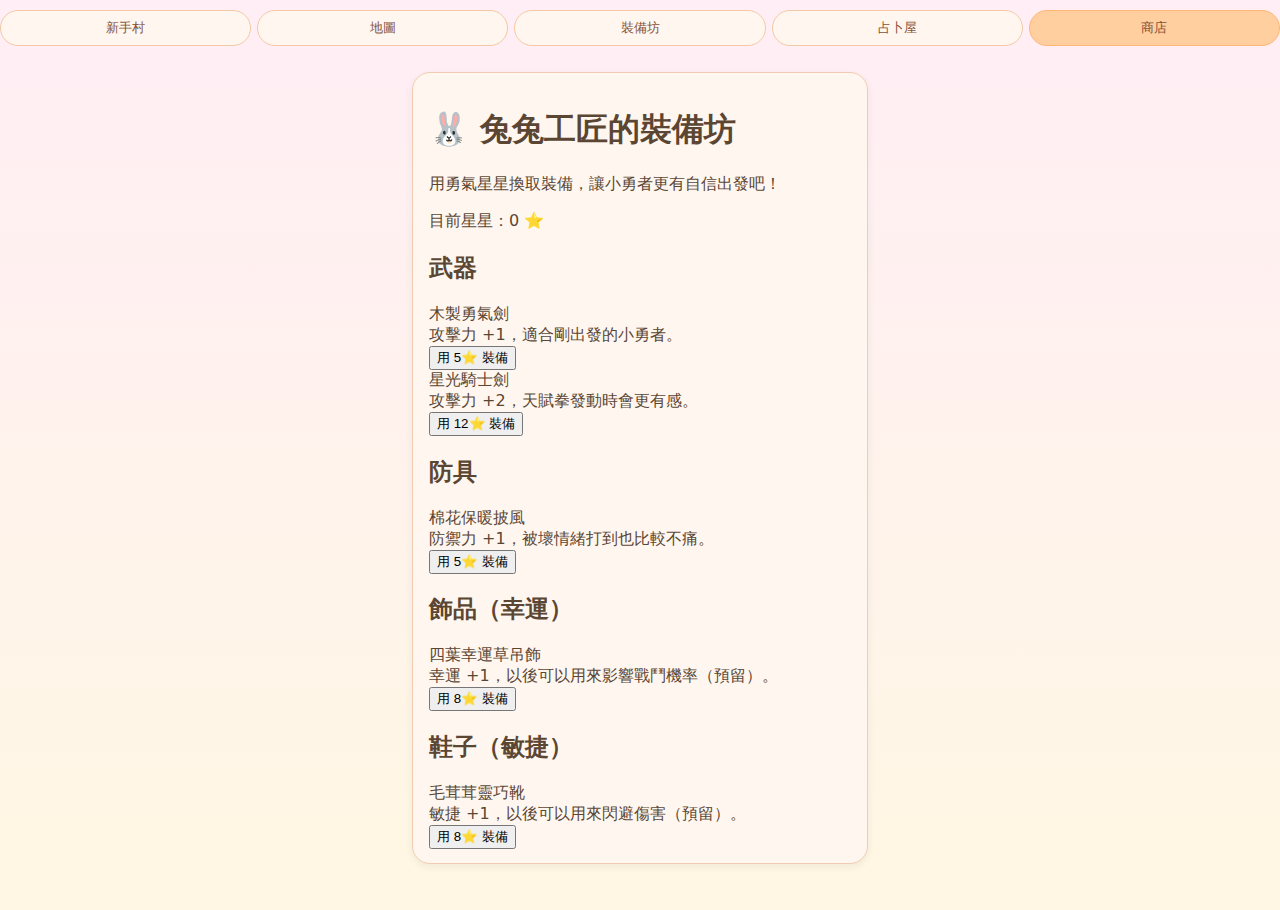
<file: equip.html>
<!DOCTYPE html>
    <!-- 分頁 -->
    <nav class="top-nav">
      <a class="nav-link" href="index.html">新手村</a>
      <a class="nav-link" href="map.html">地圖</a>
      <a class="nav-link" href="battle.html">裝備坊</a>
      <a class="nav-link" href="tarot.html">占卜屋</a>
      <a class="nav-link active" href="shop.html">商店</a>
    </nav>
<html lang="zh-Hant">
<head>
  <meta charset="UTF-8" />
  <title>🐰兔兔工匠的裝備坊</title>
  <meta name="viewport" content="width=device-width, initial-scale=1" />
  <link rel="stylesheet" href="style.css" />
</head>
<body data-page="equip">
  <div class="game-wrap">
    <header class="card">
      <h1>🐰 兔兔工匠的裝備坊</h1>
      <p>用勇氣星星換取裝備，讓小勇者更有自信出發吧！</p>
 <p>目前星星：<span id="equipStars">0</span> ⭐</p>

<h2>武器</h2>
<div id="equipWeaponList" class="equip-list"></div>

<h2>防具</h2>
<div id="equipArmorList" class="equip-list"></div>

<h2>飾品（幸運）</h2>
<div id="equipAccessoryList" class="equip-list"></div>

<h2>鞋子（敏捷）</h2>
<div id="equipBootsList" class="equip-list"></div>

  <script src="script.js"></script>
</body>
</html>
</file>
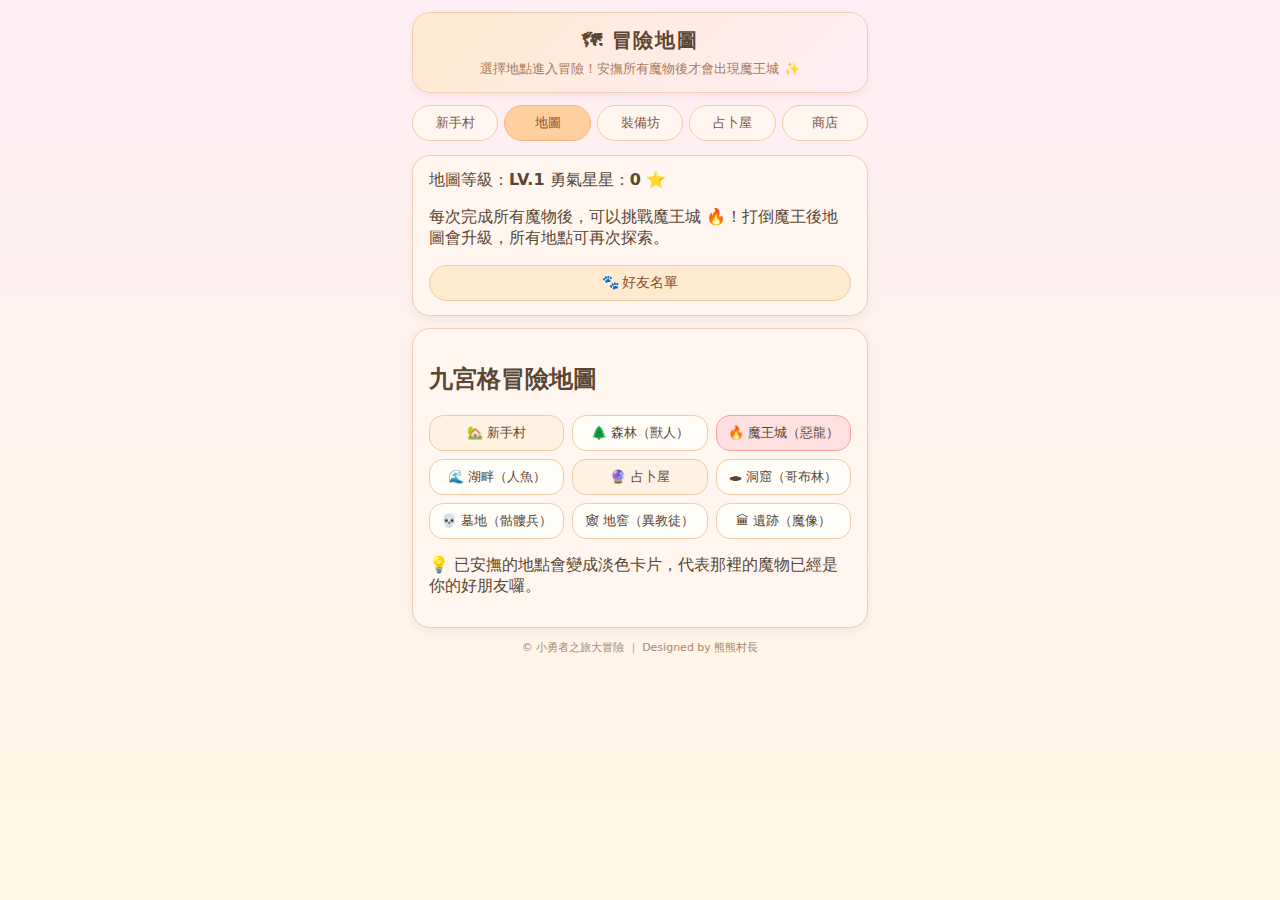
<file: map.html>
<!DOCTYPE html>
<html lang="zh-Hant">
<head>
  <meta charset="UTF-8" />
  <meta name="viewport" content="width=device-width, initial-scale=1" />
  <title>小勇者之旅大冒險｜冒險地圖</title>
  <link rel="stylesheet" href="style.css" />
</head>

<body data-page="map">
  <div class="game-wrap">

    <!-- 標題 -->
    <section class="card title-card">
      <h1>🗺 冒險地圖</h1>
      <p class="subtitle">選擇地點進入冒險！安撫所有魔物後才會出現魔王城 ✨</p>
    </section>

    <!-- 分頁 -->
    <nav class="top-nav">
      <a class="nav-link" href="index.html">新手村</a>
      <a class="nav-link active" href="map.html">地圖</a>
      <a class="nav-link" href="equip.html">裝備坊</a>
      <a class="nav-link" href="tarot.html">占卜屋</a>
      <a class="nav-link" href="shop.html">商店</a>
    </nav>

    <!-- 地圖狀態 -->
    <section class="card">
      <div class="map-status-row">
        <span>地圖等級：<strong id="mapLevel">LV.1</strong></span>
        <span>勇氣星星：<strong id="mapStars">0</strong> ⭐</span>
      </div>
      <p>每次完成所有魔物後，可以挑戰魔王城 🔥！打倒魔王後地圖會升級，所有地點可再次探索。</p>
      <button id="friendsBtn" class="secondary-btn full">🐾 好友名單</button>
    </section>

    <!-- 九宮格地圖（全部是魔物） -->
    <section class="card">
      <h2>九宮格冒險地圖</h2>
      <div id="mapGrid" class="map-grid"></div>
      <p class="small-text">💡 已安撫的地點會變成淡色卡片，代表那裡的魔物已經是你的好朋友囉。</p>
    </section>

    <!-- 魔王城（打完 9 格後才會顯示） -->
    <section class="card" id="bossSection" style="display:none;">
      <h2>🔥 魔王城（惡龍）</h2>
      <p id="bossHintText">先安撫完九宮格裡的所有魔物，魔王城才會出現。</p>
      <button id="bossBtn" class="primary-btn full" disabled>挑戰魔王城</button>
    </section>

    <footer class="footer">
      <p>© 小勇者之旅大冒險 ｜ Designed by 熊熊村長</p>
    </footer>
  </div>

  <!-- 好友名單 Modal -->
  <div id="friendsModal" class="modal">
    <div class="modal-content">
      <h3>🐾 好友名單</h3>
      <p>以下是曾經被你安撫、成為好朋友的魔物們：</p>
      <ul id="friendsList"></ul>
      <button id="friendsCloseBtn" class="close-btn">關閉</button>
    </div>
  </div>

  <script src="script.js"></script>
</body>
</html>
</file>
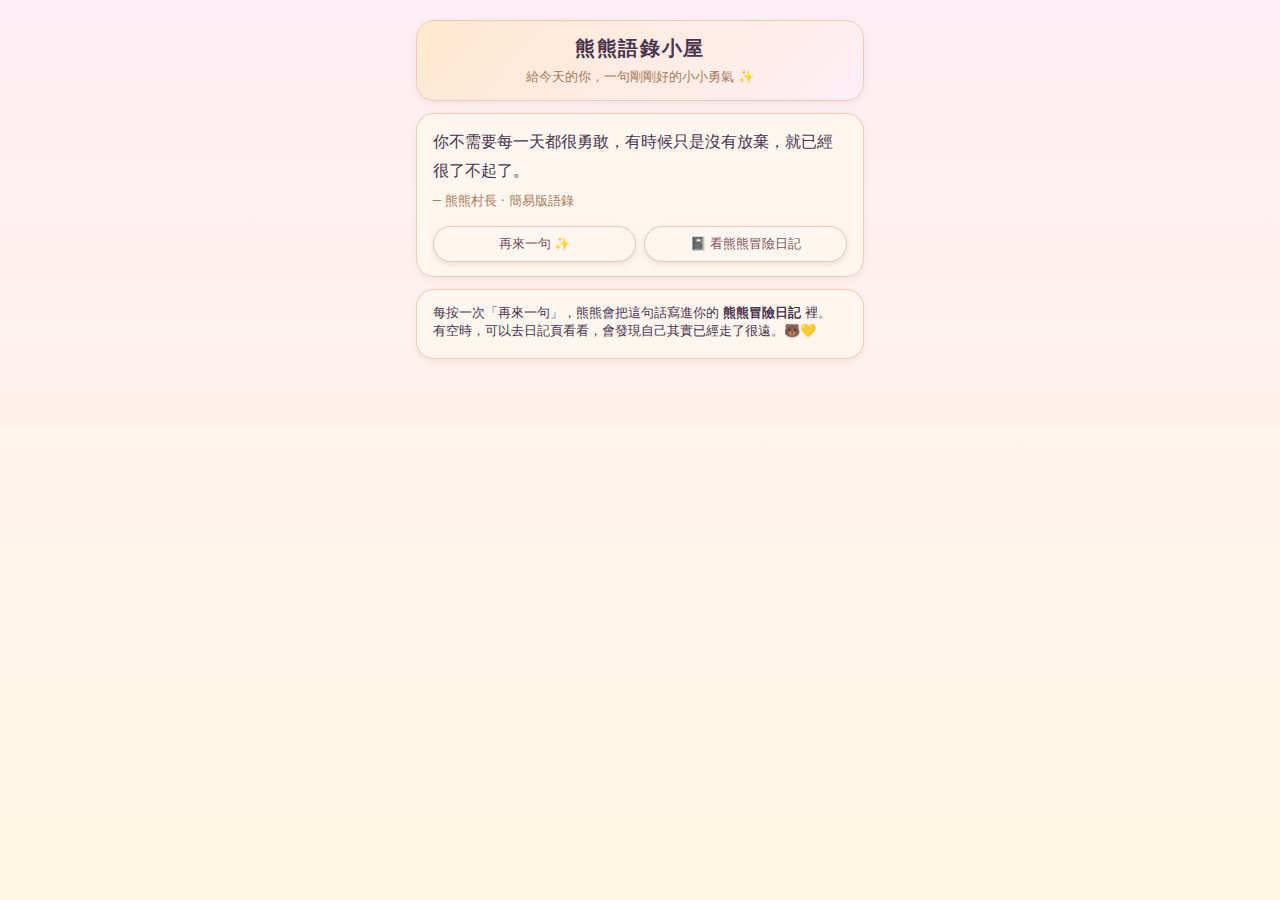
<file: quotes.html>
<!DOCTYPE html>
<html lang="zh-Hant">
<head>
  <meta charset="UTF-8" />
  <title>熊熊語錄小屋 ｜ 冒險者天堂</title>
  <meta name="viewport" content="width=device-width, initial-scale=1" />
  <link rel="stylesheet" href="style.css" />
  <style>
    .quote-wrap {
      max-width: 480px;
      margin: 0 auto;
      padding: 20px 16px 40px;
      color: #4a3450;
    }
    .quote-main {
      font-size: 16px;
      line-height: 1.8;
      white-space: pre-line;
      margin-bottom: 6px;
    }
    .quote-meta {
      font-size: 13px;
      color: #a67b5b;
      margin-bottom: 6px;
    }
    .quote-tags {
      display: flex;
      flex-wrap: wrap;
      gap: 4px;
      margin-top: 4px;
    }
    .quote-tag {
      font-size: 11px;
      padding: 3px 8px;
      border-radius: 999px;
      background: #fff2f7;
      border: 1px solid #f1c3dd;
      color: #8c4d74;
    }
    .quote-btn-row {
      margin-top: 10px;
      display: flex;
      gap: 8px;
    }
    .quote-btn-row button,
    .quote-btn-row a {
      flex: 1;
      text-align: center;
      padding: 8px 10px;
      border-radius: 999px;
      font-size: 13px;
      text-decoration: none;
      border: 1px solid #e8c9b2;
      background: #fff7ef;
      color: #7c5261;
      box-shadow: 0 2px 6px rgba(0,0,0,0.1);
      cursor: pointer;
    }
  </style>
</head>
<body class="page-wrap" data-page="quotes">

<div class="quote-wrap">

  <!-- 標題卡片 -->
  <div class="card title-card">
    <h1>熊熊語錄小屋</h1>
    <p class="subtitle">給今天的你，一句剛剛好的小小勇氣 ✨</p>
  </div>

  <!-- 語錄卡片 -->
  <div class="card">
    <div id="quoteText" class="quote-main">
      讀取中…
    </div>
    <div id="quoteMeta" class="quote-meta"></div>
    <div id="quoteTags" class="quote-tags"></div>

    <div class="quote-btn-row">
      <button id="nextBtn">再來一句 ✨</button>
      <a href="diary.html">📓 看熊熊冒險日記</a>
    </div>
  </div>

  <!-- 小提醒 -->
  <div class="card">
    <p style="font-size:13px;margin:0 0 4px;">
      每按一次「再來一句」，熊熊會把這句話寫進你的
      <strong>熊熊冒險日記</strong> 裡。  
      有空時，可以去日記頁看看，會發現自己其實已經走了很遠。🐻💛
    </p>
  </div>

</div>

<script src="script.js"></script>
<script>
  document.addEventListener("DOMContentLoaded", function () {
    // 如果主程式已經有 initQuotesPage，就不用多做
    if (typeof initQuotesPage === "function") return;
    if (document.body.dataset.page !== "quotes") return;

    // 如果舊版 script.js 沒有 initQuotesPage，就用這個簡化版頂著
    const quoteTextEl = document.getElementById("quoteText");
    const quoteMetaEl = document.getElementById("quoteMeta");
    const quoteTagsEl = document.getElementById("quoteTags");
    const nextBtn     = document.getElementById("nextBtn");

    if (!quoteTextEl || !quoteMetaEl || !quoteTagsEl || !nextBtn) return;

    const fallbackQuotes = [
      "你不需要每一天都很勇敢，有時候只是沒有放棄，就已經很了不起了。",
      "別急著把自己跟別人比較，你走的每一步都是你專屬的故事。",
      "有時候什麼都不做，也是一種功課，好好休息也是前進的一部分。"
    ];

    function renderSimple(text) {
      quoteTextEl.textContent = text;
      quoteMetaEl.textContent = "─ 熊熊村長 · 簡易版語錄";
      quoteTagsEl.innerHTML = "";
    }

    function randomSimple() {
      const t = fallbackQuotes[Math.floor(Math.random() * fallbackQuotes.length)];
      renderSimple(t);
    }

    // 初始顯示一則
    renderSimple(fallbackQuotes[0]);
    nextBtn.addEventListener("click", randomSimple);
  });
</script>
</body>
</html>
</file>
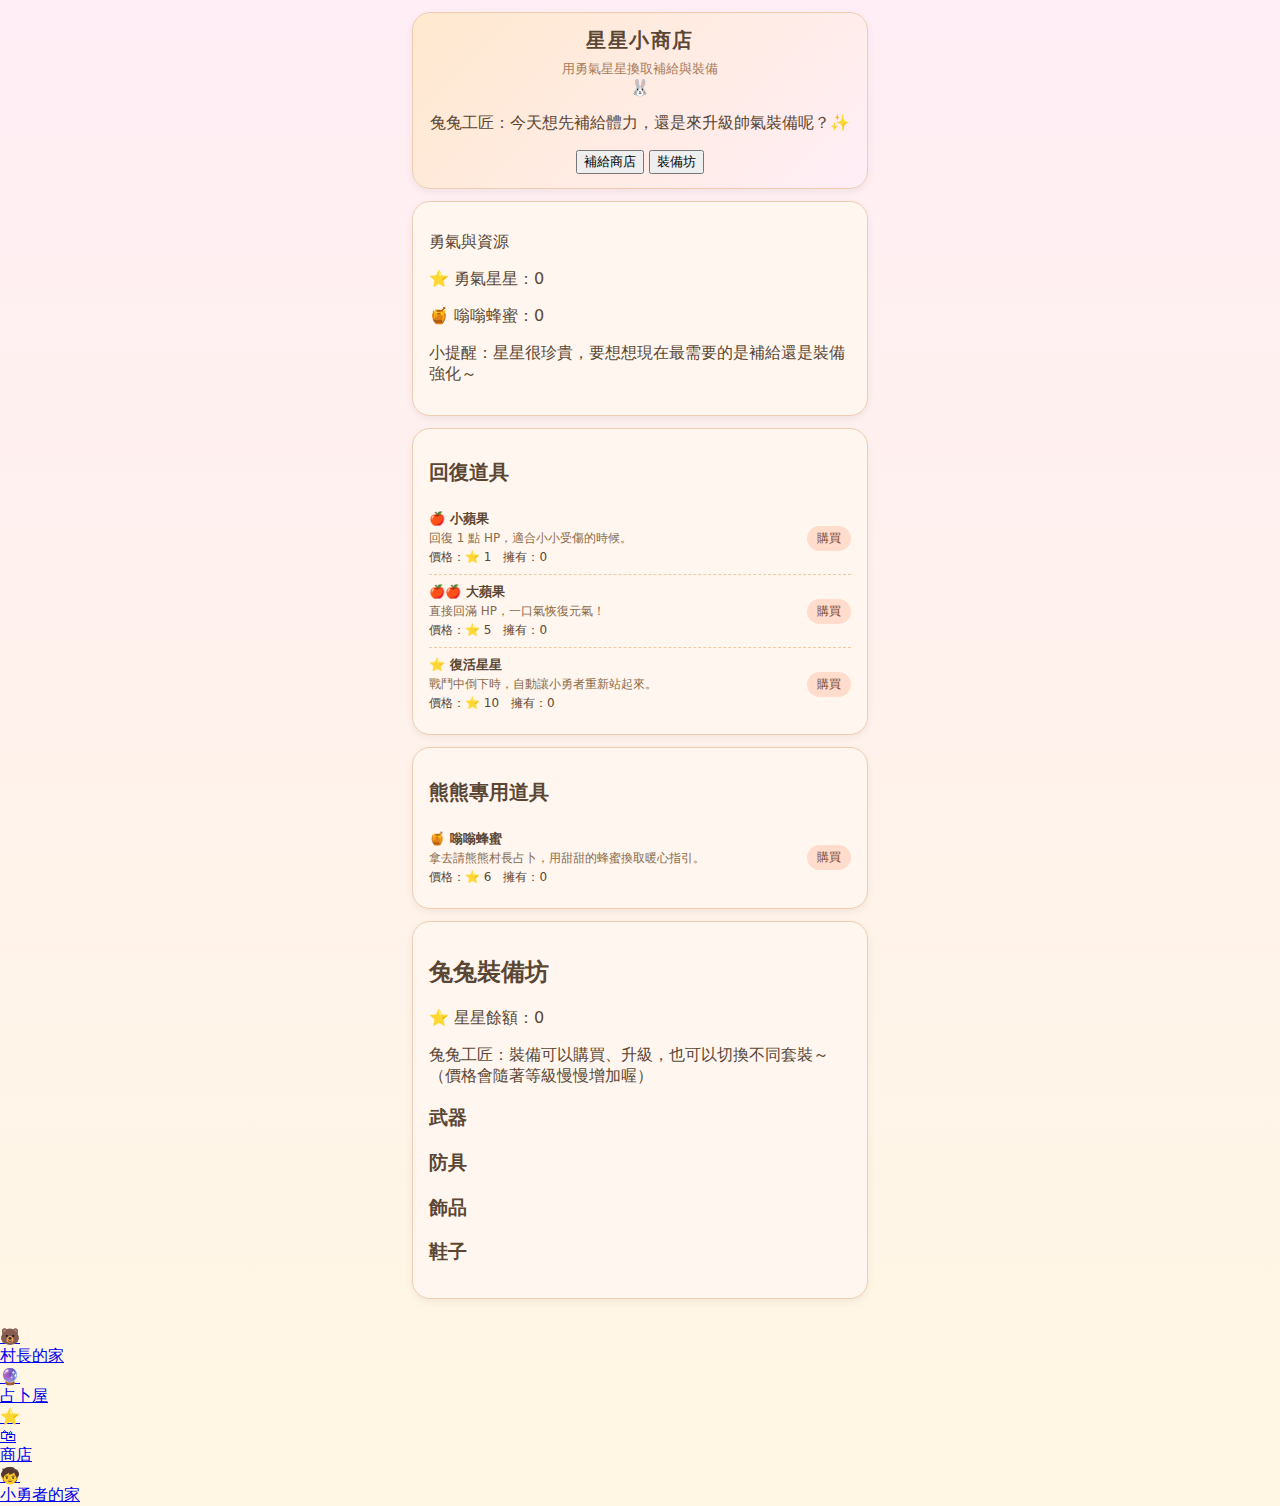
<file: shop.html>
<!DOCTYPE html>
<html lang="zh-Hant">
<head>
  <meta charset="UTF-8" />
  <title>星星小商店｜小勇者之旅大冒險</title>
  <meta name="viewport" content="width=device-width, initial-scale=1" />
  <link rel="stylesheet" href="style.css" />
</head>

<body class="page-wrap" data-page="shop">
  <div class="game-wrap">

    <!-- 標題 + NPC 兔兔工匠 + 分頁切換 -->
    <div class="card title-card shop-header">
      <div class="shop-title-row">
        <div>
          <h1>星星小商店</h1>
          <p class="subtitle">用勇氣星星換取補給與裝備</p>
        </div>
        <div class="shop-npc-avatar">
          <span class="shop-npc-icon">🐰</span>
        </div>
      </div>

      <p class="shop-npc-line">
        兔兔工匠：今天想先補給體力，還是來升級帥氣裝備呢？✨
      </p>

      <div class="shop-tabs">
        <button id="shopTabBtn" class="shop-tab-btn active" type="button">
          補給商店
        </button>
        <button id="equipTabBtn" class="shop-tab-btn" type="button">
          裝備坊
        </button>
      </div>
    </div>

    <!-- ⭐ 資源概況（兩個分頁共用） -->
    <div class="card shop-summary-card">
      <p class="shop-summary-title">勇氣與資源</p>
      <p class="shop-summary-row">
        ⭐ 勇氣星星：<span id="shopStars">0</span>
      </p>
      <p class="shop-summary-row">
        🍯 嗡嗡蜂蜜：<span id="shopHoneyCount">0</span>
      </p>
      <p class="shop-summary-tip">
        小提醒：星星很珍貴，要想想現在最需要的是補給還是裝備強化～
      </p>
    </div>

    <!-- 🔹 分頁一：補給商店 -->
    <div id="shopSection" class="shop-panel active">
      <div class="card shop-card">
        <h2 class="shop-section-title">回復道具</h2>

        <div class="shop-item">
          <div class="shop-item-info">
            <p class="shop-name">🍎 小蘋果</p>
            <p class="shop-desc">回復 1 點 HP，適合小小受傷的時候。</p>
            <p class="shop-price">
              價格：⭐ 1　擁有：<span id="shopAppleSmallCount">0</span>
            </p>
          </div>
          <button
            class="shop-buy-btn"
            data-item="appleSmall"
            data-label="小蘋果"
            type="button"
          >
            購買
          </button>
        </div>

        <div class="shop-item">
          <div class="shop-item-info">
            <p class="shop-name">🍎🍎 大蘋果</p>
            <p class="shop-desc">直接回滿 HP，一口氣恢復元氣！</p>
            <p class="shop-price">
              價格：⭐ 5　擁有：<span id="shopAppleBigCount">0</span>
            </p>
          </div>
          <button
            class="shop-buy-btn"
            data-item="appleBig"
            data-label="大蘋果"
            type="button"
          >
            購買
          </button>
        </div>

        <div class="shop-item">
          <div class="shop-item-info">
            <p class="shop-name">⭐ 復活星星</p>
            <p class="shop-desc">戰鬥中倒下時，自動讓小勇者重新站起來。</p>
            <p class="shop-price">
              價格：⭐ 10　擁有：<span id="shopReviveCount">0</span>
            </p>
          </div>
          <button
            class="shop-buy-btn"
            data-item="revive"
            data-label="復活星星"
            type="button"
          >
            購買
          </button>
        </div>
      </div>

      <div class="card shop-card">
        <h2 class="shop-section-title">熊熊專用道具</h2>

        <div class="shop-item">
          <div class="shop-item-info">
            <p class="shop-name">🍯 嗡嗡蜂蜜</p>
            <p class="shop-desc">
              拿去請熊熊村長占卜，用甜甜的蜂蜜換取暖心指引。
            </p>
            <p class="shop-price">
              價格：⭐ 6　擁有：<span id="shopHoneyCount2">0</span>
            </p>
          </div>
          <button
            class="shop-buy-btn"
            data-item="honey"
            data-label="嗡嗡蜂蜜"
            type="button"
          >
            購買
          </button>
        </div>
      </div>
    </div>

    <!-- 🔹 分頁二：裝備坊（沿用原本 equip.html 的結構） -->
    <div id="equipSection" class="shop-panel">
      <div class="card equip-section-card">
        <div class="equip-header-row">
          <h2 class="shop-section-title">兔兔裝備坊</h2>
          <div class="equip-stars-info">
            ⭐ 星星餘額：<span id="equipStars">0</span>
          </div>
        </div>
        <p class="equip-tip">
          兔兔工匠：裝備可以購買、升級，也可以切換不同套裝～<br />
          （價格會隨著等級慢慢增加喔）
        </p>

        <h3 class="equip-subtitle">武器</h3>
        <div id="equipWeaponList"></div>

        <h3 class="equip-subtitle">防具</h3>
        <div id="equipArmorList"></div>

        <h3 class="equip-subtitle">飾品</h3>
        <div id="equipAccessoryList"></div>

        <h3 class="equip-subtitle">鞋子</h3>
        <div id="equipBootsList"></div>
      </div>
    </div>

  </div><!-- /game-wrap -->

  <!-- 底部導覽：全站共用 -->
  <nav class="bottom-nav">
    <!-- 左一：村長的家 -->
    <a href="index.html" class="nav-item" data-nav="home">
      <div class="icon">🐻</div>
      <div class="label">村長的家</div>
    </a>

    <!-- 左二：占卜屋 -->
    <a href="tarot.html" class="nav-item" data-nav="tarot">
      <div class="icon">🔮</div>
      <div class="label">占卜屋</div>
    </a>

    <!-- 中間：大星星 → 地圖冒險 -->
    <a href="map.html" class="star-btn" data-nav="map">
      ⭐
    </a>

    <!-- 右二：商店（目前這頁） -->
    <a href="shop.html" class="nav-item" data-nav="shop">
      <div class="icon">🛍</div>
      <div class="label">商店</div>
    </a>

    <!-- 右一：小勇者的家 -->
    <a href="choose-hero.html" class="nav-item" data-nav="hero">
      <div class="icon">🧒</div>
      <div class="label">小勇者的家</div>
    </a>
  </nav>

  <script src="script.js"></script>
</body>
</html>
</file>
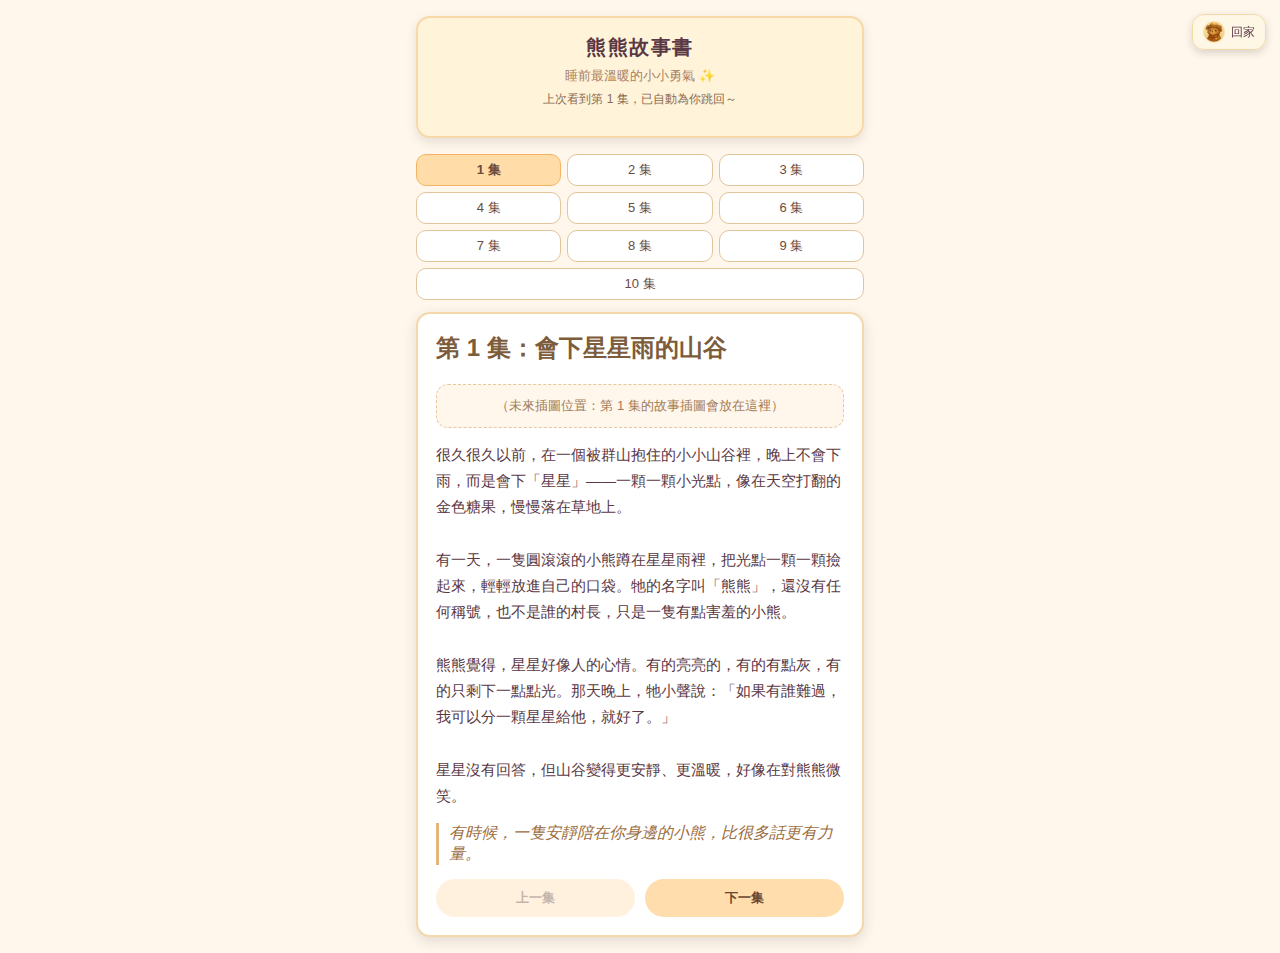
<file: stories.html>
<!DOCTYPE html>
<html lang="zh-Hant">
<head>
<meta charset="UTF-8" />
<title>熊熊故事書｜冒險者天堂</title>
<meta name="viewport" content="width=device-width, initial-scale=1" />
<link rel="stylesheet" href="style.css" />

<style>
  body {
    margin: 0;
    background: #fff7ec;
    font-family: "Noto Sans TC", sans-serif;
    color: #5a3844;
  }

  .story-wrap {
    max-width: 480px;
    margin: 0 auto;
    padding: 16px;
  }

  .title-card {
    background: #fff4da;
    border: 2px solid #f7d8a8;
    border-radius: 14px;
    padding: 16px;
    text-align: center;
    box-shadow: 0 4px 12px rgba(0,0,0,0.1);
  }

  h1 {
    margin: 0 0 6px;
    font-size: 22px;
    font-weight: 700;
    letter-spacing: .05em;
  }

  .subtitle {
    font-size: 13px;
    color: #ab7f62;
  }

  .continue-tip {
    text-align: center;
    font-size: 12px;
    margin-top: 6px;
    color: #8c6b52;
  }

  .episode-bar {
    margin: 16px 0 12px;
    display: flex;
    flex-wrap: wrap;
    gap: 6px;
  }

  .episode-btn {
    flex: 1 0 30%;
    padding: 6px 8px;
    background: #fff;
    border: 1px solid #e4c49c;
    border-radius: 10px;
    font-size: 13px;
    cursor: pointer;
    color: #6b4b3d;
  }

  .episode-btn.active {
    background: #ffdca8;
    border-color: #f3b565;
    font-weight: 700;
  }

  .story-card {
    background: #ffffff;
    border: 2px solid #f5d8aa;
    border-radius: 14px;
    padding: 18px;
    box-shadow: 0 4px 14px rgba(0,0,0,0.12);
  }

  h2 {
    margin-top: 0;
    color: #7c5c3b;
  }

  .story-text {
    font-size: 15px;
    line-height: 1.75;
    white-space: pre-line;
  }

  .story-quote {
    margin-top: 14px;
    padding-left: 10px;
    border-left: 3px solid #e4b67b;
    font-style: italic;
    color: #9b6d42;
  }

  .illu-box {
    margin: 14px 0;
    padding: 12px;
    background: #fff7ec;
    border: 1px dashed #e8c79b;
    border-radius: 12px;
    font-size: 13px;
    color: #a47c57;
    text-align: center;
  }

  .nav-row {
    display: flex;
    gap: 10px;
    margin-top: 14px;
  }

  .nav-row button {
    flex: 1;
    padding: 10px 0;
    border: none;
    border-radius: 999px;
    background: #ffddac;
    color: #6b4630;
    font-weight: 700;
    cursor: pointer;
  }

  .nav-row button:disabled {
    opacity: .4;
    cursor: default;
  }

  /* 回家按鈕 */
  .back-home-btn {
    position: fixed;
    top: 14px;
    right: 14px;
    z-index: 50;
    padding: 6px 10px;
    background: rgba(255,247,230,.95);
    border: 1px solid #f3d9a8;
    border-radius: 12px;
    display: flex;
    align-items: center;
    gap: 6px;
    font-size: 12px;
    text-decoration: none;
    color: #5a3844;
    box-shadow: 0 3px 8px rgba(0,0,0,.15);
  }

  .back-home-btn img {
    width: 22px;
    height: 22px;
    border-radius: 50%;
  }
</style>
</head>

<body>

<!-- 回首頁 -->
<a href="index.html" class="back-home-btn">
  <img src="images/bear.png" alt="熊熊村長">
  回家
</a>

<div class="story-wrap">

  <!-- 標題 -->
  <div class="title-card">
    <h1>熊熊故事書</h1>
    <p class="subtitle">睡前最溫暖的小小勇氣 ✨</p>
    <p id="continueTip" class="continue-tip"></p>
  </div>

  <!-- 集數按鈕列 -->
  <div id="episodeBar" class="episode-bar"></div>

  <!-- 內容 -->
  <div class="story-card">
    <h2 id="episodeTitle"></h2>

    <div id="storyIllustration" class="illu-box"></div>

    <div id="episodeText" class="story-text"></div>
    <div id="episodeQuote" class="story-quote"></div>

    <div class="nav-row">
      <button id="prevEpBtn">上一集</button>
      <button id="nextEpBtn">下一集</button>
    </div>
  </div>
</div>

<script>
/* ============================================================
   🐻 熊熊故事書 — 10 集（床邊故事版）
   + 自動記住上次看到的集數
   ============================================================ */

const STORY_EP_KEY = "bearStoryLastEpisodeV1";

const episodes = [
  {
    id: 1,
    title: "第 1 集：會下星星雨的山谷",
    text: `很久很久以前，在一個被群山抱住的小小山谷裡，晚上不會下雨，而是會下「星星」——一顆一顆小光點，像在天空打翻的金色糖果，慢慢落在草地上。

有一天，一隻圓滾滾的小熊蹲在星星雨裡，把光點一顆一顆撿起來，輕輕放進自己的口袋。牠的名字叫「熊熊」，還沒有任何稱號，也不是誰的村長，只是一隻有點害羞的小熊。

熊熊覺得，星星好像人的心情。有的亮亮的，有的有點灰，有的只剩下一點點光。那天晚上，牠小聲說：「如果有誰難過，我可以分一顆星星給他，就好了。」

星星沒有回答，但山谷變得更安靜、更溫暖，好像在對熊熊微笑。`,
    quote: "有時候，一隻安靜陪在你身邊的小熊，比很多話更有力量。"
  },
  {
    id: 2,
    title: "第 2 集：不會魔法的小熊",
    text: `山谷裡的其他動物，有的會噴火花，有的會唱讓花朵長高的歌。只有熊熊，什麼厲害的魔法都不會。

牠試過學噴火，結果只是打了個可愛的噴嚏；試著學飛翔，卻因為肚子太圓，只在原地跳了兩下。熊熊有點沮喪，坐在石頭上，摸了摸自己的肚子說：「我好像…只是普通的小熊耶。」

那天晚上，一隻迷路的小狐狸哭著走進山谷。牠找不到回家的路，心裡又怕又亂。熊熊不會施魔法，只好坐在牠旁邊，慢慢聽牠說話，然後把口袋裡最亮的一顆星星放在小狐狸的手心。

「你可以先帶著這一顆，當作暫時的路燈。」熊熊說。

小狐狸的眼淚沒有立刻停下來，可是心好像不那麼怕了。牠抬頭看著熊熊：「你…好像會一種很溫柔的魔法。」`,
    quote: "溫柔不是沒有力量，而是慢慢讓別人重新相信自己。"
  },
  {
    id: 3,
    title: "第 3 集：遠方來的孩子們",
    text: `漸漸地，關於星星山谷和那隻小熊的消息，被風一點一滴帶到了遠方。有一天，幾個小小的人類孩子，背著書包、拖著行李箱，氣喘吁吁地爬上山。

他們有的因為在學校被誤會，有的常常覺得自己不夠好，有的只是單純覺得好累、好想休息一下。當他們走進山谷時，星星雨剛好下起來，整個世界像被溫暖的夜燈包圍。

「歡迎來…來…」熊熊突然緊張結巴，尾音都黏在一起，「歡迎來到…這裡。」牠有點不好意思，因為自己還是覺得沒什麼特別。

孩子們卻笑了出來，其中一個說：「你結巴好可愛喔。」另一個說：「沒關係啦，我講話也常常卡住。」

那一晚，熊熊第一次不是只待在角落，而是坐在孩子們中間，聽他們一個一個分享自己的故事。山谷裡很安靜，只聽見星星慢慢落下的聲音，和一點點被看見後的，輕輕呼吸。`,
    quote: "當有人願意聽你說，心就會慢慢變輕。"
  },
  {
    id: 4,
    title: "第 4 集：熊熊決定當村長",
    text: `日子一天一天過去，來山谷的人越來越多。有難過的孩子、疲累的大人、迷路的魔物，還有只是想坐下來發呆的旅人。

熊熊開始發現，大家來到這裡，其實不是為了看他有多厲害，而是因為在這裡，可以暫時不用那麼「厲害」。可以軟一點、慢一點、做回自己一點。

有一天晚上，星星雨特別密。熊熊看著大家睡在山谷裡，有人抱著枕頭，有人抱著玩偶，有人就直接抱著熊熊的大尾巴。牠的心裡突然冒出一個想法：

「如果…我可以讓這個地方，變成一個真正的『村莊』，讓大家一想到累了，就知道可以回來這裡休息，那會不會很好呢？」

第二天，熊熊認真地畫了一張小木牌，上面寫著：

「歡迎來到冒險者天堂。  
管理員：熊熊（暫時代班）。」

旁邊的動物們看了看，笑著說：「你應該不是代班，你就是村長啦。」  
熊熊臉紅紅的，但心裡，有一點點溫熱的驕傲。`,
    quote: "有時候，當一個願意守護大家的人，本身就是一種超能力。"
  },
  {
    id: 5,
    title: "第 5 集：冒險者天堂開張",
    text: `熊熊村長開始認真規劃村莊。

牠在山谷入口立了一個木牌，上面畫著小勇者們舉著劍，也畫了幾個正在偷偷擦眼淚、卻被星星光包圍的魔物。旁邊寫著：「在這裡，你可以是勇者，也可以是很累很累的小孩。」

牠蓋了幾間小房子，有專門讓人睡午覺的棉被屋、有喝熱可可的小餐桌角落、也有一片大大的草地，讓大家可以在上面滾來滾去，跟星星一起看天空。

「村長，這裡叫什麼名字呀？」第一批到訪的小勇者好奇地問。

熊熊想了想，說：「這裡叫『冒險者天堂』。因為不管你在外面打怪打得多累，回到這裡，都可以先把盔甲放下，只當一個會笑、會哭、會怕的小小人就好。」

孩子們聽完，有人眨眨眼，有人點點頭。有人說：「那我以後迷路了，可以再回來嗎？」熊熊回答：「當然可以。這裡沒有『太晚』，只有『你剛好回來了』。」`,
    quote: "真正的安全感，是你知道：不完美的自己，也依然被歡迎。"
  },
  {
    id: 6,
    title: "第 6 集：塔羅屋與卜卦小屋",
    text: `慢慢地，村莊裡多了兩間有點神祕的小屋。

第一間，小門上掛著一張牌子：  
「🔮 熊熊塔羅屋——用圖像說故事的地方。」

裡面有一疊塔羅牌，每一張都像是一個小世界。有太陽、有月亮、有走在路上的愚者，也有明明有點害怕，卻仍決定往前走的勇者。當有人坐下來抽牌時，熊熊不會說「好或不好」，只會陪著一起看圖，問一句：「你看到這張牌，想到的是什麼呢？」

第二間，小屋門口掛著風鈴，上面寫著：  
「🧿 熊熊易經卜卦小屋——聽老智慧說故事。」

在這裡，熊熊會拿出三枚銅錢，一起聽聽六十四卦想說的提醒。有時候卦象在說「先慢一點」，有時候在說「你其實準備好了」，有時候只是輕輕地提示：「記得照顧自己。」

熊熊總是說：「塔羅和卦象不是替你決定，而是幫你看到更多可能的路。真正走路的人，永遠是你。」`,
    quote: "答案從來不只一個，最重要的是：你想為自己選哪一條路。"
  },
  {
    id: 7,
    title: "第 7 集：魔物們也會難過",
    text: `有一天，山谷外的森林裡傳來吵鬧聲。幾個小勇者跑回村裡，緊張地說：「村長熊熊！外面有魔物在大吼大叫，好可怕！」

熊熊跟著孩子們一起走出去，看見一隻外表兇兇的魔物，正把石頭踢得到處飛。牠的眼睛紅紅的，像是很久沒有好好睡覺。

小勇者們舉起剪刀石頭布的拳頭，準備戰鬥。熊熊卻先伸出手，比了一個「等一下」的手勢，慢慢走向魔物。

「你今天，看起來不是壞壞的樣子，比較像是…很難過的樣子。」熊熊小心翼翼地說。

魔物愣了一下，鼻子一酸，突然蹲下來哭了。「我只是…太累了。大家都怕我，我就只好更兇。可是我其實…不想一直這樣。」

於是，那天的戰鬥變成了「一起說心事」時間。小勇者們仍然和魔物猜拳，但每贏一次，就要說一句溫柔的話送給牠。慢慢地，魔物的吼叫變小了，眼裡的光卻多了一點。

熊熊在旁邊想：原來，有時候我們要打敗的，不是魔物，而是牠心裡那一團很孤單的黑影。`,
    quote: "看見別人兇巴巴背後的難過，是很厲害的勇者等級。"
  },
  {
    id: 8,
    title: "第 8 集：熊熊的低潮",
    text: `村長熊熊一直努力照顧大家，聽故事、發星星、煮熱可可。有一陣子，牠忙到連自己也忘了休息。

那幾晚，星星雨突然變小了。山谷不像以前那麼亮，熊熊心裡開始偷偷擔心：「是不是我做得不夠好？是不是大家其實不需要我了？」

有一晚，大家都睡著了，熊熊一個人坐在石頭上，抱著膝蓋，眼眶紅紅的。牠第一次很想躲起來，當一隻什麼都不用管的小熊。

沒想到，幾個孩子忽然爬起來，悄悄走到牠身邊。「村長，你怎麼還沒睡？」有人問。

熊熊有點慌張，想說「沒事」，但話還沒說出口，就先掉下眼淚。牠小聲說：「我也會怕啊。有時候也會覺得自己不夠好。」

孩子們互看一眼，沒有笑牠，反而輪流靠過去抱抱熊熊。有的把自己的小毯子蓋到熊熊腿上，有的拿出當天從星星雨裡撿到的小光點，放在熊熊手心。

「換我們陪你一下，這樣可以嗎？」其中一個孩子說。

那一刻，星星雨沒有變大，但熊熊心裡，好像又被點亮了一點點。`,
    quote: "照顧別人的人，也需要被抱一抱，這不是軟弱，是誠實。"
  },
  {
    id: 9,
    title: "第 9 集：孩子們寄來的信",
    text: `春去秋來，來過冒險者天堂的人越來越多。有一天，郵差鳥扛著一大袋信，跌跌撞撞地飛進山谷。

「熊熊村長！這些都是寄給你的！」牠氣喘吁吁地說。

熊熊小心地打開信封。裡面有歪歪斜斜的兒童字、也有認真工整的大人字。有的寫：「那天跟你說完話，我就比較不怕上學了。」有的寫：「謝謝你讓我知道，原來我可以慢慢來。」也有簡短只有一句：「我還活著喔，謝謝你那天的那句話。」

熊熊一封一封地看，眼睛越來越亮，鼻子也越來越酸。牠突然發現：原來，自己曾經以為很小很小的一句話、一杯熱可可、一個安靜陪在旁邊的晚上，真的有被放進某個人心裡。

那天晚上，星星雨又下得特別亮。孩子們抬頭看著天空，有人問：「村長，你以後會一直在這裡嗎？」

熊熊笑了笑，拍拍自己的肚子：「只要你們還需要，我就會在。就算有一天你們長大、不再常來這裡，只要你一抬頭看到星星，就可以偷偷跟我打招呼。」`,
    quote: "每一份真心的回信，都是在告訴自己：原來我有帶給世界一點點光。"
  },
  {
    id: 10,
    title: "第 10 集：下一個故事輪到你",
    text: `現在，輪到你了。

也許你正躺在床上聽這個故事，也許你是在某個忙碌的日子裡，偷出一小段時間滑到這一頁。無論你在哪裡，熊熊想跟你說：

「謝謝你走到這裡。」

你可能覺得自己還不夠勇敢，還常常害怕、猶豫、搞砸事情。但在熊熊眼裡，你已經是一位很了不起的冒險者——因為你沒有關掉自己的心，還願意繼續感受、繼續嘗試。

在故事書的最後一頁，熊熊畫了一幅想像中的畫：  
畫裡，有一個長得很像你的身影，站在星星雨下，手裡拿著一顆柔軟發光的小星星。旁邊寫著一行字：

「這個世界也許很吵，但你的存在，真的有讓某個角落變得不一樣。」

當你哪一天覺得累了、覺得自己不那麼好時，可以回到這裡，再讀一次這幾集故事。或者，閉上眼睛，想像自己走進那個會下星星雨的山谷，看見遠方有一隻圓滾滾的小熊，正揮著手對你說：

「歡迎回家。」`,
    quote: "沒有完美的勇者，只有願意再相信一次自己的你。"
  },
];

/* -------- LocalStorage：讀取上次進度 -------- */
function loadLastEpisodeIndex() {
  const raw = localStorage.getItem(STORY_EP_KEY);
  if (!raw) return 0;
  const idx = parseInt(raw, 10);
  return (!isNaN(idx) && idx >= 0 && idx < episodes.length) ? idx : 0;
}

function saveLastEpisodeIndex(idx) {
  localStorage.setItem(STORY_EP_KEY, idx);
}

let currentIndex = loadLastEpisodeIndex();

/* -------- DOM -------- */
const episodeBar = document.getElementById("episodeBar");
const episodeTitle = document.getElementById("episodeTitle");
const episodeText = document.getElementById("episodeText");
const episodeQuote = document.getElementById("episodeQuote");
const illuBox = document.getElementById("storyIllustration");
const prevBtn = document.getElementById("prevEpBtn");
const nextBtn = document.getElementById("nextEpBtn");
const continueTip = document.getElementById("continueTip");

/* -------- 渲染集數按鈕 -------- */
function renderEpisodeButtons() {
  episodeBar.innerHTML = "";
  episodes.forEach((ep, idx) => {
    const btn = document.createElement("button");
    btn.className = "episode-btn" + (idx === currentIndex ? " active" : "");
    btn.textContent = ep.id + " 集";
    btn.addEventListener("click", () => {
      currentIndex = idx;
      renderEpisode();
    });
    episodeBar.appendChild(btn);
  });
}

/* -------- 渲染內容 -------- */
function renderEpisode() {
  const ep = episodes[currentIndex];

  episodeTitle.textContent = ep.title;
  episodeText.textContent = ep.text;
  episodeQuote.textContent = ep.quote;

  illuBox.textContent = `（未來插圖位置：第 ${ep.id} 集的故事插圖會放在這裡）`;

  prevBtn.disabled = currentIndex === 0;
  nextBtn.disabled = currentIndex === episodes.length - 1;

  saveLastEpisodeIndex(currentIndex);

  continueTip.textContent =
    `上次看到第 ${currentIndex + 1} 集，已自動為你跳回～`;

  renderEpisodeButtons();
  window.scrollTo({ top: 0, behavior: "smooth" });
}

/* -------- 按鈕事件 -------- */
prevBtn.addEventListener("click", () => {
  if (currentIndex > 0) {
    currentIndex--;
    renderEpisode();
  }
});

nextBtn.addEventListener("click", () => {
  if (currentIndex < episodes.length - 1) {
    currentIndex++;
    renderEpisode();
  }
});

/* -------- 初始化 -------- */
renderEpisode();
</script>

</body>
</html>
</file>
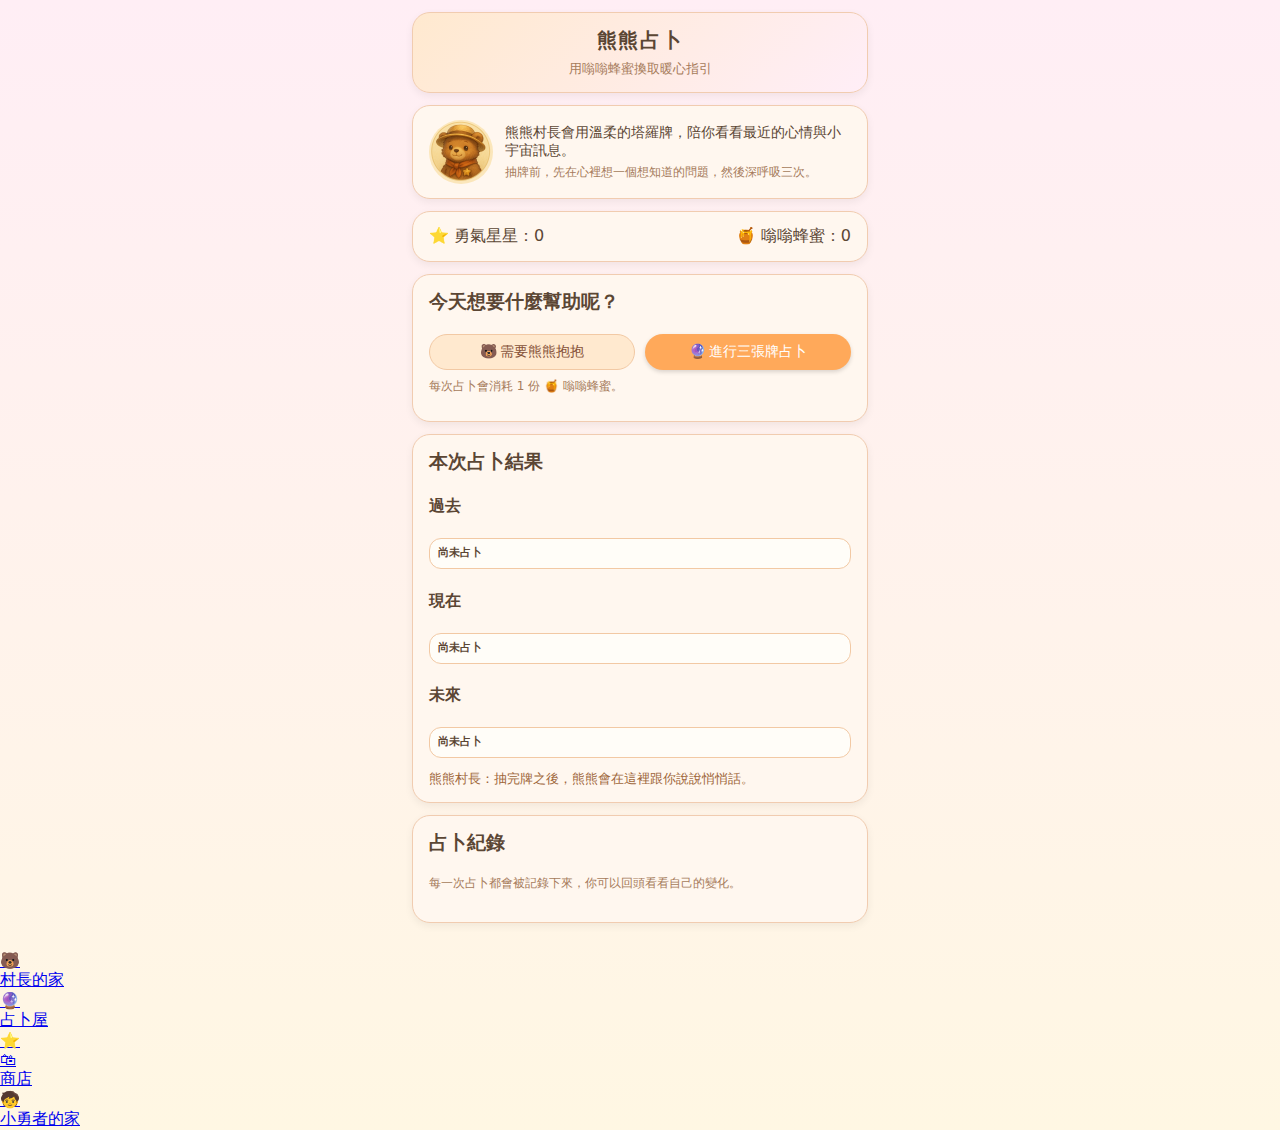
<file: tarot.html>
<!DOCTYPE html>
<html lang="zh-Hant">
<head>
  <meta charset="UTF-8" />
  <title>熊熊占卜｜小勇者之旅大冒險</title>
  <meta name="viewport" content="width=device-width, initial-scale=1" />
  <link rel="stylesheet" href="style.css" />
</head>

<body class="page-wrap" data-page="tarot">
<div class="game-wrap">

  <!-- 抬頭＋熊熊頭像 -->
  <div class="card title-card">
    <h1>熊熊占卜</h1>
    <p class="subtitle">用嗡嗡蜂蜜換取暖心指引</p>
  </div>

  <div class="card">
    <div style="display:flex;align-items:center;gap:12px;">
      <img src="images/bear.png"
           alt="熊熊村長"
           style="width:64px;height:64px;border-radius:50%;object-fit:cover;">
      <div>
        <p style="margin:0 0 4px;font-size:14px;">
          熊熊村長會用溫柔的塔羅牌，陪你看看最近的心情與小宇宙訊息。
        </p>
        <p style="margin:0;font-size:12px;color:#a67b5b;">
          抽牌前，先在心裡想一個想知道的問題，然後深呼吸三次。
        </p>
      </div>
    </div>
  </div>

  <!-- 資源狀態 -->
  <div class="card" style="display:flex;justify-content:space-between;align-items:center;">
    <div>⭐ 勇氣星星：<span id="tarotStars">0</span></div>
    <div>🍯 嗡嗡蜂蜜：<span id="honeyCount">0</span></div>
  </div>

  <!-- 功能區：熊熊抱抱 + 抽牌 -->
  <div class="card">
    <h3 style="margin-top:0;">今天想要什麼幫助呢？</h3>
    <div style="display:flex;gap:10px;flex-wrap:wrap;">
      <button id="bearHugBtn" class="secondary-btn" style="flex:1 1 120px;">
        🐻 需要熊熊抱抱
      </button>
      <button id="tarotDrawBtn" class="primary-btn" style="flex:1 1 120px;">
        🔮 進行三張牌占卜
      </button>
    </div>
    <p style="font-size:12px;color:#a67b5b;margin-top:8px;">
      每次占卜會消耗 1 份 🍯 嗡嗡蜂蜜。
    </p>
  </div>

  <!-- 占卜結果：三張牌 -->
  <div class="card">
    <h3 style="margin-top:0;">本次占卜結果</h3>
    <div class="tarot-result-grid">
      <!-- 過去 -->
      <div class="tarot-card-box">
        <h4>過去</h4>
        <div class="tarot-card">
          <div class="tarot-name" id="tarotPastName">尚未占卜</div>
          <div class="tarot-orient" id="tarotPastOrient"></div>
          <p class="tarot-meaning" id="tarotPastMeaning"></p>
        </div>
      </div>
      <!-- 現在 -->
      <div class="tarot-card-box">
        <h4>現在</h4>
        <div class="tarot-card">
          <div class="tarot-name" id="tarotPresentName">尚未占卜</div>
          <div class="tarot-orient" id="tarotPresentOrient"></div>
          <p class="tarot-meaning" id="tarotPresentMeaning"></p>
        </div>
      </div>
      <!-- 未來 -->
      <div class="tarot-card-box">
        <h4>未來</h4>
        <div class="tarot-card">
          <div class="tarot-name" id="tarotFutureName">尚未占卜</div>
          <div class="tarot-orient" id="tarotFutureOrient"></div>
          <p class="tarot-meaning" id="tarotFutureMeaning"></p>
        </div>
      </div>
    </div>

    <!-- 熊熊村長提醒 -->
    <div class="tarot-bear-message" id="tarotBearMessage"
         style="margin-top:12px;font-size:13px;color:#a0673b;">
      熊熊村長：抽完牌之後，熊熊會在這裡跟你說說悄悄話。
    </div>
  </div>

  <!-- 占卜歷史紀錄 -->
  <div class="card">
    <h3 style="margin-top:0;">占卜紀錄</h3>
    <p style="font-size:12px;color:#a67b5b;margin-bottom:8px;">
      每一次占卜都會被記錄下來，你可以回頭看看自己的變化。
    </p>
    <ul id="tarotHistoryList" class="tarot-history-list"></ul>
  </div>

</div><!-- /game-wrap -->

<!-- 底部導覽 -->
<nav class="bottom-nav">

  <!-- 左一：村長的家 -->
  <a href="index.html" class="nav-item" id="navHome">
    <div class="icon">🐻</div>
    <div class="label">村長的家</div>
  </a>

  <!-- 左二：占卜屋（目前頁） -->
  <a href="tarot.html" class="nav-item active" id="navTarot">
    <div class="icon">🔮</div>
    <div class="label">占卜屋</div>
  </a>

  <!-- 中間：冒險地圖 -->
  <a href="map.html" class="star-btn" id="navAdventure">⭐</a>

  <!-- 右二：商店 -->
  <a href="shop.html" class="nav-item" id="navShop">
    <div class="icon">🛍</div>
    <div class="label">商店</div>
  </a>

  <!-- 右一：小勇者的家 -->
  <a href="choose-hero.html" class="nav-item" id="navHero">
    <div class="icon">🧒</div>
    <div class="label">小勇者的家</div>
  </a>

</nav>

<script src="script.js"></script>
</body>
</html>
</file>
<file: style.css>
/* ========= 全站基礎 ========= */
* {
  box-sizing: border-box;
}

html, body {
  margin: 0;
  padding: 0;
  font-family: "Noto Sans TC", -apple-system, BlinkMacSystemFont, system-ui,
    sans-serif;
  background: linear-gradient(180deg, #ffeef5 0%, #fff7e3 100%);
  color: #5b4634;
}

body {
  min-height: 100vh;
}

.game-wrap {
  max-width: 480px;
  margin: 0 auto;
  padding: 12px 12px 16px;
}

/* ========= 卡片 ========= */
.card {
  background: #fff7ef;
  border-radius: 18px;
  border: 1px solid #f1ccb0;
  box-shadow: 0 3px 8px rgba(0, 0, 0, 0.06);
  padding: 14px 16px;
  margin-bottom: 12px;
}

.title-card {
  text-align: center;
  background: linear-gradient(135deg, #ffe9cf, #ffeef7);
}

.title-card h1 {
  margin: 0 0 6px;
  font-size: 20px;
  letter-spacing: 0.08em;
}

.subtitle {
  margin: 0;
  font-size: 13px;
  color: #a67b5b;
}

/* ========= 分頁導覽 ========= */
.top-nav {
  display: flex;
  justify-content: space-between;
  gap: 6px;
  margin: 10px 0 14px;
}

.nav-link {
  flex: 1;
  text-align: center;
  font-size: 13px;
  padding: 8px 4px;
  border-radius: 999px;
  border: 1px solid #f2c9a4;
  text-decoration: none;
  color: #865239;
  background: #fff7ef;
}

.nav-link.active {
  background: #ffcf9f;
  border-color: #ffb574;
}

/* ========= 按鈕 ========= */
.primary-btn,
.secondary-btn {
  display: inline-block;
  padding: 8px 16px;
  border-radius: 999px;
  border: none;
  font-size: 14px;
  cursor: pointer;
  text-align: center;
}

.primary-btn {
  background: #ffa95a;
  color: #fff;
  box-shadow: 0 2px 4px rgba(0, 0, 0, 0.15);
}

.secondary-btn {
  background: #ffe9cf;
  color: #865239;
  border: 1px solid #f2c9a4;
}

.primary-btn.full,
.secondary-btn.full {
  width: 100%;
}

.btn-row {
  margin-top: 8px;
}

/* ========= Footer ========= */
.footer {
  text-align: center;
  font-size: 11px;
  color: #a8886a;
  margin-top: 8px;
}

/* ========= 新手村：勇者列表 ========= */
.hero-list {
  display: grid;
  grid-template-columns: 1fr 1fr;
  gap: 8px;
  margin-top: 8px;
}

.hero-card {
  background: #fffdf8;
  border-radius: 14px;
  border: 1px solid #f2c9a4;
  padding: 8px 10px;
  font-size: 13px;
  cursor: pointer;
}

.hero-card.active {
  border-color: #ffa95a;
  box-shadow: 0 0 0 2px rgba(255, 169, 90, 0.3);
}

.hero-name {
  font-weight: 600;
  margin-bottom: 4px;
}

.hero-fist {
  font-size: 12px;
  color: #a67b5b;
}

.hero-story-box {
  margin-top: 10px;
  padding-top: 8px;
  border-top: 1px dashed #f2c9a4;
  font-size: 13px;
}

.hero-story-text {
  margin: 0 0 4px;
}

.hero-line-text,
.hero-ability-text {
  margin: 0 0 4px;
  color: #a0674a;
}

.hero-confirm-btn {
  margin-top: 6px;
  width: 100%;
}

/* ========= 地圖 ========= */
.map-grid {
  display: grid;
  grid-template-columns: repeat(3, 1fr);
  gap: 8px;
  margin-top: 10px;
}

.map-tile {
  background: #fffdf8;
  border-radius: 14px;
  border: 1px solid #f2c9a4;
  padding: 8px 6px;
  text-align: center;
  font-size: 13px;
}

.map-tile.special {
  background: #fff2e3;
}

.map-tile.boss {
  background: #ffe0e0;
  border-color: #ff9d9d;
}

.map-tile.cleared {
  position: relative;
  color: #9a8a6a;
}
.map-tile.cleared::after {
  content: "✔";
  position: absolute;
  top: 4px;
  right: 6px;
  font-size: 12px;
  color: #4caf50;
}

/* ========= 好友名單 Modal ========= */
.modal {
  position: fixed;
  inset: 0;
  background: rgba(0, 0, 0, 0.35);
  display: none;
  justify-content: center;
  align-items: center;
  z-index: 30;
}

.modal.show {
  display: flex;
}

.modal-content {
  background: #fffaf4;
  border-radius: 16px;
  padding: 14px 16px;
  width: 90%;
  max-width: 360px;
  font-size: 13px;
}

.modal-content h3 {
  margin-top: 0;
}

.close-btn {
  margin-top: 8px;
  padding: 6px 10px;
  border-radius: 999px;
  border: none;
  background: #ffe3c8;
  color: #7a5742;
  font-size: 13px;
  cursor: pointer;
}

/* ========= 戰鬥頁：壓縮高度＋放大拳頭 ========= */

body[data-page="battle"] .game-wrap {
  padding-top: 6px;
}

/* 整體卡片再薄一點，讓畫面塞進一頁 */
body[data-page="battle"] .card {
  margin-bottom: 6px;
  padding: 8px 10px;
}

body[data-page="battle"] .title-card h1 {
  font-size: 18px;
}

/* 標題 + 內文字體縮小一點 */
.status-card h2,
.dialog-card h2,
.battle-card h2 {
  font-size: 14px;
  margin: 0 0 4px;
}

.status-card p {
  margin: 1px 0;
  font-size: 11px;
}

/* 兩欄狀態卡更緊湊 */
.status-row {
  display: flex;
  gap: 6px;
}

.status-box {
  flex: 1;
  background: #fffdf8;
  border-radius: 10px;
  border: 1px solid #f2c9a4;
  padding: 5px 6px;
}

.status-title {
  font-weight: 600;
  margin-bottom: 1px;
  font-size: 11px;
}

/* 壞情緒條維持原本樣式即可 */

/* 對話紀錄框：高度再縮一點，內部捲動 */
.dialog-card {
  padding-bottom: 6px;
}

.dialog-box {
  max-height: 70px;        /* 原本 90，縮短節省高度 */
  overflow-y: auto;
  border-radius: 10px;
  border: 1px solid #f4d0b3;
  background: #fffdf8;
  padding: 5px 6px;
  font-size: 11px;
}

/* 出拳列 ＋ 道具籃：拳頭變大、整行更緊湊 */
.battle-row {
  display: flex;
  align-items: center;
  gap: 8px;
  margin-bottom: 4px;
}

/* 🔴 放大拳頭按鈕 */
.rps-btn.circle {
  width: 64px;      /* 原本 56 */
  height: 64px;
  border-radius: 50%;
  border: none;
  font-size: 26px;  /* 原本 24 */
  background: #ffe8cc;
  box-shadow: 0 2px 4px rgba(0, 0, 0, 0.15);
  cursor: pointer;
}

/* 🧸 道具籃：也稍微放大 */
.item-bag-btn {
  margin-left: auto;
  width: 52px;      /* 原本 48 */
  height: 52px;
  border-radius: 50%;
  border: none;
  font-size: 26px;
  background: #ffe1f2;
  box-shadow: 0 2px 4px rgba(0, 0, 0, 0.15);
  cursor: pointer;
}

.round-result {
  font-size: 11px;
  margin: 2px 0 3px;
  color: #a0674a;
}
/* 壞情緒條 */
.emotion-bar {
  margin-top: 6px;
}
#emotionList {
  display: flex;
  list-style: none;
  padding: 0;
  margin: 0;
  gap: 4px;
}
#emotionList li {
  flex: 1;
  font-size: 11px;
  text-align: center;
  padding: 3px 2px;
  border-radius: 999px;
  background: #ffd7dd;
  color: #944;
}
#emotionList li.calm {
  background: #e3f6d5;
  color: #4a7b33;
}

/* 對話紀錄框：固定高度 + 內部捲動 */
.dialog-card {
  padding-bottom: 8px;
}
.dialog-box {
  max-height: 90px;
  overflow-y: auto;
  border-radius: 12px;
  border: 1px solid #f4d0b3;
  background: #fffdf8;
  padding: 6px 8px;
  font-size: 12px;
}

/* 出拳區 ＋ 道具籃 */
.battle-row {
  display: flex;
  align-items: center;
  gap: 8px;
  margin-bottom: 6px;
}

.rps-btn.circle {
  width: 56px;
  height: 56px;
  border-radius: 50%;
  border: none;
  font-size: 24px;
  background: #ffe8cc;
  box-shadow: 0 2px 4px rgba(0, 0, 0, 0.15);
  cursor: pointer;
}

.item-bag-btn {
  margin-left: auto;
  width: 48px;
  height: 48px;
  border-radius: 50%;
  border: none;
  font-size: 24px;
  background: #ffe1f2;
  box-shadow: 0 2px 4px rgba(0, 0, 0, 0.15);
  cursor: pointer;
}

.round-result {
  font-size: 12px;
  margin: 2px 0 4px;
  color: #a0674a;
}

/* ========= 道具籃 Modal ========= */
#itemModal .modal-content {
  font-size: 13px;
}

#itemModal p {
  margin: 4px 0;
}

.item-use-btn {
  margin-bottom: 6px;
  padding: 4px 10px;
  border-radius: 999px;
  border: none;
  background: #ffdccc;
  color: #7a4630;
  font-size: 12px;
  cursor: pointer;
}

/* ========= 占卜屋 ========= */
.tarot-intro {
  font-size: 12px;
  color: #8a6a4c;
}

.tarot-btn-row {
  display: flex;
  flex-direction: column;
  gap: 6px;
  margin-top: 8px;
}

.tarot-btn {
  width: 100%;
  padding: 8px 10px;
  border-radius: 999px;
  border: none;
  background: #ffdeb9;
  color: #7a4630;
  font-size: 13px;
  cursor: pointer;
}

.tarot-section .tarot-row {
  display: flex;
  gap: 6px;
  margin-top: 8px;
}

.tarot-card {
  flex: 1;
  background: #fffdf8;
  border-radius: 12px;
  border: 1px solid #f2c9a4;
  padding: 6px 8px;
  font-size: 11px;
}

.tarot-position {
  font-weight: 600;
  margin-bottom: 2px;
}

.tarot-name {
  font-weight: 600;
  margin-bottom: 2px;
}

.tarot-orientation {
  color: #a0674a;
  margin-bottom: 4px;
}

.tarot-meaning {
  margin: 0;
  font-size: 11px;
}

.tarot-bear-box {
  margin-top: 6px;
  padding: 6px 8px;
  border-radius: 12px;
  background: #fff2d9;
  font-size: 12px;
}

/* ========= 商店 ========= */
.shop-card {
  font-size: 13px;
}

.shop-item {
  display: flex;
  align-items: center;
  gap: 8px;
  padding: 8px 0;
  border-bottom: 1px dashed #f2c9a4;
}

.shop-item:last-child {
  border-bottom: none;
}

.shop-item-info {
  flex: 1;
}

.shop-name {
  margin: 0 0 2px;
  font-weight: 600;
}

.shop-desc {
  margin: 0 0 2px;
  font-size: 12px;
  color: #8a6a4c;
}

.shop-price {
  margin: 0;
  font-size: 12px;
}

.shop-buy-btn {
  padding: 4px 10px;
  border-radius: 999px;
  border: none;
  background: #ffdccc;
  color: #7a4630;
  font-size: 12px;
  cursor: pointer;
}
</file>
